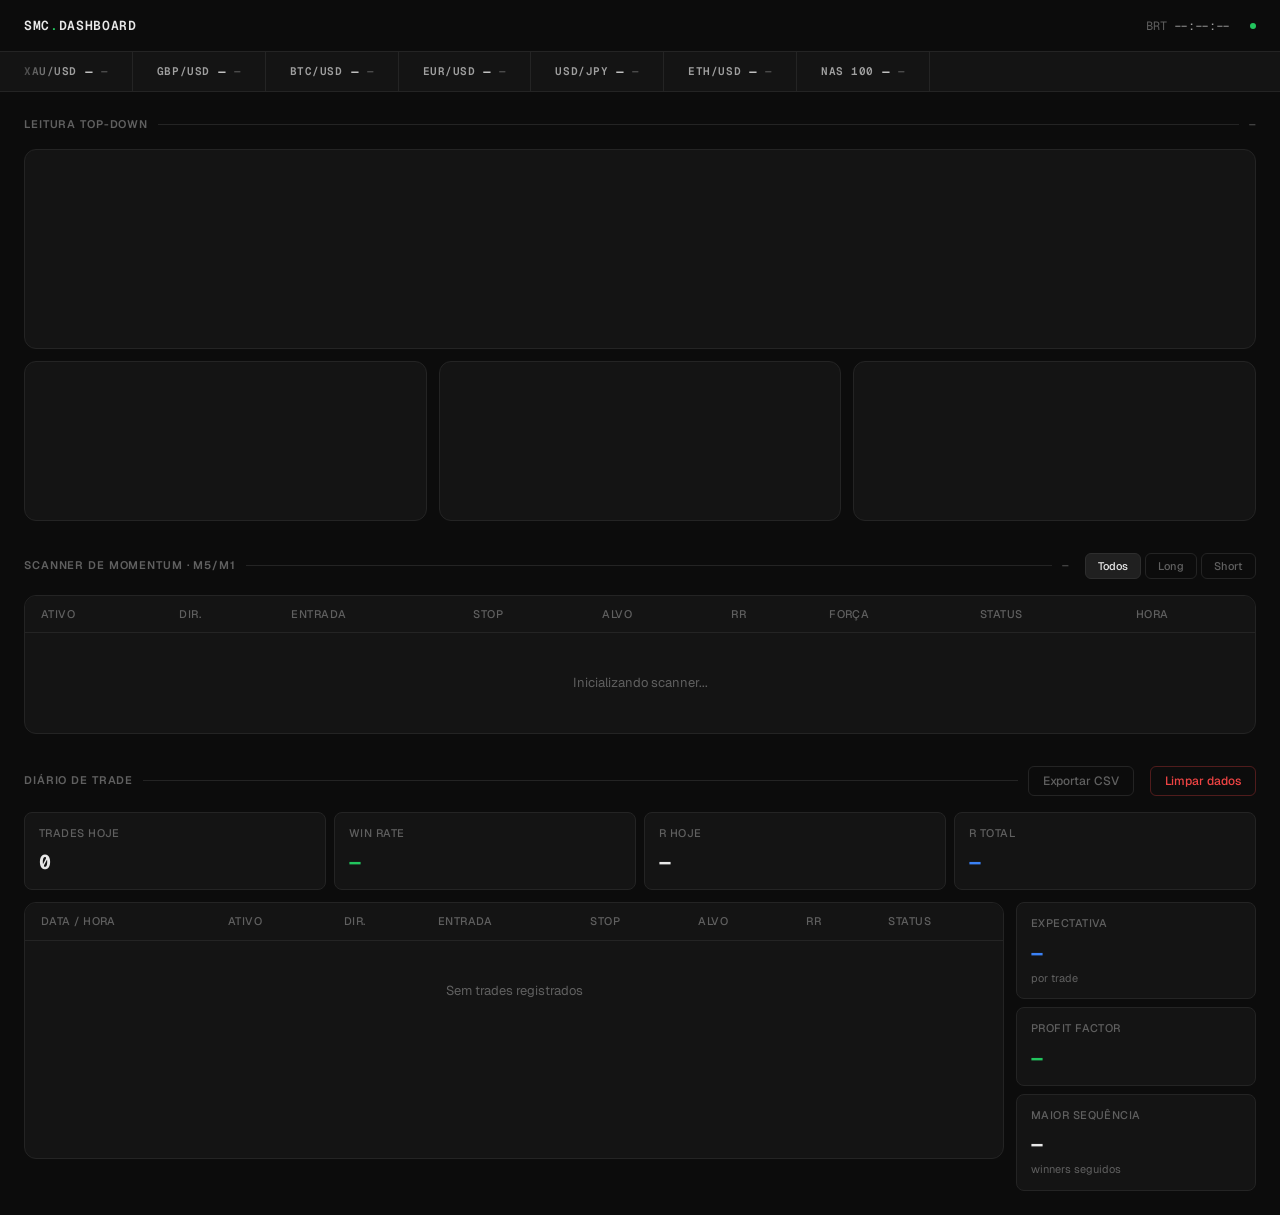
<file: index (1).html>
<!DOCTYPE html>
<html lang="pt-BR">
<head>
<meta charset="UTF-8">
<meta name="viewport" content="width=device-width, initial-scale=1.0">
<title>SMC Dashboard</title>
<link href="https://fonts.googleapis.com/css2?family=Geist+Mono:wght@300;400;500;600&family=Geist:wght@300;400;500;600;700&display=swap" rel="stylesheet">
<style>
*, *::before, *::after { box-sizing: border-box; margin: 0; padding: 0; }

:root {
  --bg:        #0c0c0c;
  --surface:   #141414;
  --surface2:  #1a1a1a;
  --surface3:  #202020;
  --border:    #242424;
  --border2:   #2e2e2e;
  --text:      #e8e8e8;
  --text2:     #a0a0a0;
  --text3:     #606060;
  --green:     #22c55e;
  --green-dim: rgba(34,197,94,0.12);
  --red:       #ef4444;
  --red-dim:   rgba(239,68,68,0.12);
  --amber:     #f59e0b;
  --blue:      #3b82f6;
  --radius:    8px;
  --radius-lg: 12px;
}

body {
  font-family: 'Geist', -apple-system, sans-serif;
  background: var(--bg);
  color: var(--text);
  min-height: 100vh;
  font-size: 14px;
  line-height: 1.5;
  -webkit-font-smoothing: antialiased;
}

/* ── HEADER ── */
.header {
  height: 52px;
  display: flex;
  align-items: center;
  justify-content: space-between;
  padding: 0 24px;
  border-bottom: 1px solid var(--border);
  background: var(--bg);
  position: sticky;
  top: 0;
  z-index: 50;
}
.header-logo {
  font-family: 'Geist Mono', monospace;
  font-size: 13px;
  font-weight: 600;
  color: var(--text);
  letter-spacing: 0.05em;
}
.header-logo em { color: var(--green); font-style: normal; }
.header-right { display: flex; align-items: center; gap: 20px; }
.header-time {
  font-family: 'Geist Mono', monospace;
  font-size: 12px;
  color: var(--text3);
}
.header-time span { color: var(--text2); }
.live-dot {
  width: 6px; height: 6px;
  border-radius: 50%;
  background: var(--green);
  animation: livepulse 2s ease infinite;
}
@keyframes livepulse {
  0%,100% { opacity: 1; }
  50% { opacity: 0.3; }
}

/* ── TICKER ── */
.ticker {
  border-bottom: 1px solid var(--border);
  background: var(--surface);
  overflow: hidden;
  position: relative;
  height: 40px;
}
.ticker::before, .ticker::after {
  content: '';
  position: absolute;
  top: 0; bottom: 0;
  width: 64px;
  z-index: 2;
  pointer-events: none;
}
.ticker::before { left: 0; background: linear-gradient(to right, var(--surface), transparent); }
.ticker::after  { right: 0; background: linear-gradient(to left, var(--surface), transparent); }
.ticker-inner {
  display: flex;
  align-items: center;
  height: 100%;
  width: max-content;
  animation: ticker-scroll 35s linear infinite;
}
.ticker-inner:hover { animation-play-state: paused; }
@keyframes ticker-scroll {
  0%   { transform: translateX(0); }
  100% { transform: translateX(-50%); }
}
.tick {
  display: flex;
  align-items: center;
  gap: 8px;
  padding: 0 24px;
  height: 100%;
  border-right: 1px solid var(--border);
  cursor: default;
  white-space: nowrap;
  transition: background 0.15s;
}
.tick:hover { background: var(--surface2); }
.tick-sym {
  font-family: 'Geist Mono', monospace;
  font-size: 11px;
  font-weight: 600;
  color: var(--text2);
  letter-spacing: 0.05em;
}
.tick-price {
  font-family: 'Geist Mono', monospace;
  font-size: 13px;
  font-weight: 500;
  color: var(--text);
  transition: color 0.3s;
}
.tick-chg {
  font-family: 'Geist Mono', monospace;
  font-size: 11px;
  font-weight: 500;
}
.up   { color: var(--green); }
.down { color: var(--red);   }
.flat { color: var(--text3); }
.flash-up { animation: fup 0.5s ease; }
.flash-dn { animation: fdn 0.5s ease; }
@keyframes fup { 0% { color: var(--green); } 100% { color: var(--text); } }
@keyframes fdn { 0% { color: var(--red);   } 100% { color: var(--text); } }

/* ── LAYOUT ── */
.page { max-width: 1400px; margin: 0 auto; padding: 24px; }

/* ── SECTION LABEL ── */
.section-label {
  display: flex;
  align-items: center;
  gap: 10px;
  margin-bottom: 16px;
}
.section-label-text {
  font-size: 11px;
  font-weight: 600;
  letter-spacing: 0.08em;
  text-transform: uppercase;
  color: var(--text3);
}
.section-label-line {
  flex: 1;
  height: 1px;
  background: var(--border);
}
.section-label-meta {
  font-size: 11px;
  color: var(--text3);
  font-family: 'Geist Mono', monospace;
}

/* ── CARDS ── */
.card {
  background: var(--surface);
  border: 1px solid var(--border);
  border-radius: var(--radius-lg);
  padding: 16px;
}
.card:hover { border-color: var(--border2); }

/* ── TOP-DOWN GRID ── */
.td-grid { margin-bottom: 32px; }

/* XAU card — destaque */
.td-xau {
  background: var(--surface);
  border: 1px solid var(--border);
  border-radius: var(--radius-lg);
  padding: 20px;
  margin-bottom: 12px;
  transition: border-color 0.15s;
  cursor: default;
}
.td-xau:hover { border-color: rgba(34,197,94,0.5); box-shadow: 0 0 0 1px rgba(34,197,94,0.15); }
/* XAU inner layout: top-down left, zones right */
.td-xau .td-top { margin-bottom: 14px; }
.td-xau .td-pair { font-size: 18px; }

/* Score circle */
.score-wrap {
  display: flex;
  align-items: center;
  gap: 14px;
  margin-top: 14px;
  padding-top: 14px;
  border-top: 1px solid var(--border);
}
.score-circle {
  position: relative;
  width: 56px;
  height: 56px;
  flex-shrink: 0;
}
.score-circle svg {
  transform: rotate(-90deg);
}
.score-circle-bg {
  fill: none;
  stroke: var(--surface3);
  stroke-width: 4;
}
.score-circle-fill {
  fill: none;
  stroke: var(--green);
  stroke-width: 4;
  stroke-linecap: round;
  transition: stroke-dashoffset 1s ease;
}
.score-circle-text {
  position: absolute;
  inset: 0;
  display: flex;
  align-items: center;
  justify-content: center;
  font-family: 'Geist Mono', monospace;
  font-size: 13px;
  font-weight: 700;
  color: var(--green);
}
.score-info { flex: 1; }
.score-label {
  font-size: 10px;
  font-weight: 600;
  text-transform: uppercase;
  letter-spacing: 0.06em;
  color: var(--text3);
  margin-bottom: 4px;
}
.score-desc { font-size: 11px; color: var(--text3); line-height: 1.5; }

/* Sub grids */
.td-subgrid {
  display: grid;
  grid-template-columns: repeat(3, 1fr);
  gap: 12px;
  margin-bottom: 12px;
}
.td-sublabel {
  font-size: 10px;
  font-weight: 600;
  letter-spacing: 0.08em;
  text-transform: uppercase;
  color: var(--text3);
  margin-bottom: 8px;
}
.td-card {
  background: var(--surface);
  border: 1px solid var(--border);
  border-radius: var(--radius-lg);
  padding: 14px;
  transition: border-color 0.15s;
  cursor: default;
}
.td-card:hover { border-color: rgba(34,197,94,0.5); box-shadow: 0 0 0 1px rgba(34,197,94,0.15); }

.td-top {
  display: flex;
  justify-content: space-between;
  align-items: flex-start;
  margin-bottom: 14px;
}
.td-pair {
  font-size: 15px;
  font-weight: 700;
  color: var(--text);
  letter-spacing: -0.02em;
}
.td-price {
  font-family: 'Geist Mono', monospace;
  font-size: 12px;
  color: var(--text3);
  margin-top: 2px;
}
.bias-pill {
  font-size: 10px;
  font-weight: 600;
  letter-spacing: 0.06em;
  text-transform: uppercase;
  padding: 3px 8px;
  border-radius: 4px;
}
.bias-bull { background: var(--green-dim); color: var(--green); }
.bias-bear { background: var(--red-dim);   color: var(--red);   }
.bias-neut { background: rgba(96,96,96,0.15); color: var(--text3); }

.tf-rows { display: flex; flex-direction: column; gap: 1px; margin-bottom: 14px; }
.tf-row {
  display: flex;
  align-items: center;
  gap: 10px;
  padding: 6px 0;
  border-bottom: 1px solid var(--border);
}
.tf-row:last-child { border-bottom: none; }
.tf-label {
  font-family: 'Geist Mono', monospace;
  font-size: 11px;
  color: var(--text3);
  width: 28px;
}
.tf-track {
  flex: 1;
  height: 2px;
  background: var(--border);
  border-radius: 1px;
  overflow: hidden;
}
.tf-fill {
  height: 100%;
  border-radius: 1px;
  transition: width 0.6s ease;
}
.fill-bull { background: var(--green); }
.fill-bear { background: var(--red); }
.fill-neut { background: var(--border2); }
.tf-val {
  font-family: 'Geist Mono', monospace;
  font-size: 11px;
  width: 62px;
  text-align: right;
}
.val-bull { color: var(--green); }
.val-bear { color: var(--red); }
.val-neut { color: var(--text3); }

.zones {
  display: grid;
  grid-template-columns: 1fr auto 1fr;
  gap: 6px;
  margin-bottom: 12px;
}
.zone {
  padding: 6px 8px;
  border-radius: 6px;
  font-size: 10px;
  text-align: center;
}
.zone-lbl {
  font-weight: 600;
  letter-spacing: 0.05em;
  text-transform: uppercase;
  margin-bottom: 2px;
  opacity: 0.6;
}
.zone-val {
  font-family: 'Geist Mono', monospace;
  font-weight: 600;
  font-size: 11px;
}
.zone-res { background: var(--red-dim);   color: var(--red);   }
.zone-now { background: var(--surface2);  color: var(--text2); }
.zone-sup { background: var(--green-dim); color: var(--green); }

.td-narr {
  font-size: 12px;
  color: var(--text3);
  line-height: 1.6;
  border-left: 2px solid var(--border2);
  padding-left: 10px;
}

/* ── SCANNER ── */
.scanner-header {
  display: flex;
  justify-content: space-between;
  align-items: center;
  margin-bottom: 16px;
}
.scanner-filters {
  display: flex;
  gap: 4px;
}
.filter-btn {
  font-size: 11px;
  font-weight: 500;
  padding: 5px 12px;
  border-radius: 6px;
  border: 1px solid var(--border);
  background: transparent;
  color: var(--text3);
  cursor: pointer;
  transition: all 0.15s;
  font-family: 'Geist', sans-serif;
}
.filter-btn:hover { border-color: var(--border2); color: var(--text2); }
.filter-btn.active {
  background: var(--surface3);
  border-color: var(--border2);
  color: var(--text);
}

.scanner-wrap {
  background: var(--surface);
  border: 1px solid var(--border);
  border-radius: var(--radius-lg);
  overflow: hidden;
  margin-bottom: 32px;
  transition: border-color 0.2s, box-shadow 0.2s;
}
.scanner-wrap:hover { border-color: rgba(34,197,94,0.3); box-shadow: 0 0 0 1px rgba(34,197,94,0.08); }
.scanner-table {
  width: 100%;
  border-collapse: collapse;
}
.scanner-table th {
  font-size: 11px;
  font-weight: 500;
  color: var(--text3);
  text-align: left;
  padding: 10px 16px;
  border-bottom: 1px solid var(--border);
  letter-spacing: 0.04em;
  text-transform: uppercase;
  background: var(--surface);
}
.scanner-table td {
  padding: 12px 16px;
  border-bottom: 1px solid var(--border);
  vertical-align: middle;
}
.scanner-table tr:last-child td { border-bottom: none; }
.scanner-table tr:hover td { background: rgba(34,197,94,0.04); }
.scanner-table tbody tr:hover { outline: 1px solid rgba(34,197,94,0.15); }
.sig-new td { animation: rowflash 1.5s ease-out; }
@keyframes rowflash {
  0%   { background: rgba(34,197,94,0.07); }
  100% { background: transparent; }
}

.sym { font-weight: 600; font-size: 13px; color: var(--text); }
.side-badge {
  display: inline-flex;
  align-items: center;
  gap: 4px;
  font-size: 11px;
  font-weight: 600;
  padding: 2px 8px;
  border-radius: 4px;
  font-family: 'Geist Mono', monospace;
}
.long-badge  { background: var(--green-dim); color: var(--green); }
.short-badge { background: var(--red-dim);   color: var(--red);   }
.mono { font-family: 'Geist Mono', monospace; font-size: 12px; }
.col-sl   { color: var(--red); }
.col-tp   { color: var(--green); }
.col-rr   { color: var(--text2); font-weight: 600; }
.col-time { color: var(--text3); font-size: 11px; }
.result-open   { color: var(--amber); font-size: 11px; font-weight: 500; }
.result-tp     { color: var(--green); font-size: 11px; font-weight: 600; }
.result-sl     { color: var(--red);   font-size: 11px; font-weight: 600; }
.result-cancel { color: var(--text3); font-size: 11px; }
.str-bars { display: flex; gap: 2px; align-items: flex-end; }
.str-bar {
  width: 3px;
  border-radius: 1px;
  background: var(--border2);
  transition: background 0.2s;
}
.str-bar.on { background: var(--green); }
.empty-row td {
  text-align: center;
  padding: 40px;
  color: var(--text3);
  font-size: 13px;
}

/* ── DIARY ── */
.diary-layout {
  display: grid;
  grid-template-columns: 1fr 240px;
  gap: 12px;
}
.stats-row {
  display: grid;
  grid-template-columns: repeat(4, 1fr);
  gap: 8px;
  margin-bottom: 12px;
}
.stat {
  background: var(--surface);
  border: 1px solid var(--border);
  border-radius: var(--radius);
  padding: 12px 14px;
  transition: border-color 0.2s, box-shadow 0.2s;
}
.stat:hover { border-color: rgba(34,197,94,0.5); box-shadow: 0 0 0 1px rgba(34,197,94,0.12); }
.stat-label {
  font-size: 11px;
  color: var(--text3);
  font-weight: 500;
  margin-bottom: 6px;
  text-transform: uppercase;
  letter-spacing: 0.04em;
}
.stat-value {
  font-size: 20px;
  font-weight: 700;
  color: var(--text);
  font-family: 'Geist Mono', monospace;
  letter-spacing: -0.02em;
}
.stat-sub {
  font-size: 11px;
  color: var(--text3);
  margin-top: 2px;
}
.val-green { color: var(--green); }
.val-red   { color: var(--red);   }
.val-blue  { color: var(--blue);  }

.export-btn {
  font-size: 12px;
  font-weight: 500;
  padding: 6px 14px;
  border-radius: 6px;
  border: 1px solid var(--border);
  background: transparent;
  color: var(--text3);
  cursor: pointer;
  transition: all 0.15s;
  font-family: 'Geist', sans-serif;
}
.export-btn:hover {
  border-color: var(--border2);
  color: var(--text);
}
.sidebar-stats {
  display: flex;
  flex-direction: column;
  gap: 8px;
}

@media (max-width: 1024px) {
  .td-grid { grid-template-columns: 1fr; }
  .diary-layout { grid-template-columns: 1fr; }
  .stats-row { grid-template-columns: repeat(2, 1fr); }
}

/* ── INTEL ── */
.intel-grid {
  display: grid;
  grid-template-columns: 1fr 1fr;
  gap: 12px;
  margin-bottom: 32px;
}
.intel-card {
  background: var(--surface);
  border: 1px solid var(--border);
  border-radius: var(--radius-lg);
  padding: 20px;
  transition: border-color 0.2s, box-shadow 0.2s;
}
.intel-card:hover { border-color: rgba(34,197,94,0.5); box-shadow: 0 0 0 1px rgba(34,197,94,0.15); }
.intel-card-title {
  font-size: 11px;
  font-weight: 600;
  letter-spacing: 0.06em;
  text-transform: uppercase;
  color: var(--text3);
  margin-bottom: 14px;
  display: flex;
  align-items: center;
  justify-content: space-between;
}
.intel-card-title span { color: var(--text3); font-weight: 400; font-size: 10px; letter-spacing: 0; text-transform: none; }
.intel-macro {
  font-size: 13px;
  color: var(--text2);
  line-height: 1.7;
}
.intel-macro b { color: var(--text); font-weight: 600; }
.intel-asset {
  padding: 10px 12px;
  border-radius: var(--radius);
  border: 1px solid var(--border);
  margin-bottom: 8px;
  transition: border-color 0.2s, box-shadow 0.2s;
}
.intel-asset:last-child { margin-bottom: 0; }
.intel-asset:hover { border-color: rgba(34,197,94,0.5); box-shadow: 0 0 0 1px rgba(34,197,94,0.12); }
.intel-asset-header {
  display: flex;
  align-items: center;
  justify-content: space-between;
  margin-bottom: 4px;
}
.intel-asset-pair { font-size: 13px; font-weight: 600; color: var(--text); }
.intel-asset-tfs { display: flex; gap: 4px; }
.intel-tf-tag {
  font-family: 'Geist Mono', monospace;
  font-size: 10px;
  font-weight: 500;
  padding: 1px 6px;
  border-radius: 3px;
  background: var(--surface2);
}
.intel-tf-bull { color: var(--green); }
.intel-tf-bear { color: var(--red); }
.intel-tf-neut { color: var(--text3); }
.intel-asset-text { font-size: 12px; color: var(--text3); line-height: 1.6; }
.intel-xau-section { margin-bottom: 12px; }
.intel-xau-label {
  font-size: 10px;
  font-weight: 600;
  letter-spacing: 0.06em;
  text-transform: uppercase;
  color: var(--text3);
  margin-bottom: 5px;
}
.intel-xau-text {
  font-size: 12px;
  color: var(--text2);
  line-height: 1.7;
}
.intel-xau-text .lvl { color: var(--green); font-weight: 600; font-family: 'Geist Mono', monospace; }
.intel-xau-text .slvl { color: var(--red); font-weight: 600; font-family: 'Geist Mono', monospace; }
.intel-xau-text .zone { color: var(--amber); font-family: 'Geist Mono', monospace; }
.intel-scenarios { list-style: none; counter-reset: sc; }
.intel-scenarios li {
  counter-increment: sc;
  display: flex;
  gap: 10px;
  padding: 5px 0;
  font-size: 12px;
  color: var(--text2);
  border-bottom: 1px solid var(--border);
}
.intel-scenarios li:last-child { border-bottom: none; }
.intel-scenarios li::before {
  content: counter(sc);
  min-width: 18px; height: 18px;
  background: var(--surface3);
  border-radius: 50%;
  font-size: 10px;
  display: flex;
  align-items: center;
  justify-content: center;
  color: var(--text3);
  flex-shrink: 0;
  margin-top: 1px;
}
.intel-events { display: flex; flex-direction: column; gap: 1px; margin-top: 12px; }
.intel-event {
  display: flex;
  gap: 12px;
  align-items: baseline;
  padding: 7px 0;
  border-bottom: 1px solid var(--border);
  font-size: 12px;
}
.intel-event:last-child { border-bottom: none; }
.intel-event-time {
  font-family: 'Geist Mono', monospace;
  font-weight: 600;
  color: var(--amber);
  min-width: 48px;
  font-size: 11px;
}
.intel-event-text { color: var(--text2); line-height: 1.5; }
.intel-footer {
  display: flex;
  align-items: center;
  justify-content: space-between;
  margin-top: 14px;
  padding-top: 12px;
  border-top: 1px solid var(--border);
  font-size: 11px;
}
.intel-score { color: var(--text3); }
.intel-score strong { color: var(--green); font-size: 13px; }
.intel-empty {
  display: flex;
  flex-direction: column;
  align-items: center;
  justify-content: center;
  padding: 48px;
  color: var(--text3);
  font-size: 13px;
  gap: 8px;
  grid-column: 1 / -1;
}
.intel-empty-icon { font-size: 24px; opacity: 0.3; }
</style>
</head>
<body>

<!-- HEADER -->
<header class="header">
  <div class="header-logo">SMC<em>.</em>DASHBOARD</div>
  <div class="header-right">
    <div class="header-time">BRT <span id="clock">--:--:--</span></div>
    <div class="live-dot" title="Live"></div>
  </div>
</header>

<!-- TICKER -->
<div class="ticker">
  <div class="ticker-inner" id="ticker-inner">
    <div class="tick" data-pair="XAUUSD"><span class="tick-sym">XAU/USD</span><span class="tick-price">—</span><span class="tick-chg flat">—</span></div>
    <div class="tick" data-pair="GBPUSD"><span class="tick-sym">GBP/USD</span><span class="tick-price">—</span><span class="tick-chg flat">—</span></div>
    <div class="tick" data-pair="BTCUSD"><span class="tick-sym">BTC/USD</span><span class="tick-price">—</span><span class="tick-chg flat">—</span></div>
    <div class="tick" data-pair="EURUSD"><span class="tick-sym">EUR/USD</span><span class="tick-price">—</span><span class="tick-chg flat">—</span></div>
    <div class="tick" data-pair="USDJPY"><span class="tick-sym">USD/JPY</span><span class="tick-price">—</span><span class="tick-chg flat">—</span></div>
    <div class="tick" data-pair="ETHUSD"><span class="tick-sym">ETH/USD</span><span class="tick-price">—</span><span class="tick-chg flat">—</span></div>
    <div class="tick" data-pair="NAS100"><span class="tick-sym">NAS 100</span><span class="tick-price">—</span><span class="tick-chg flat">—</span></div>
  </div>
</div>

<!-- PAGE -->
<div class="page">

  <!-- TOP-DOWN -->
  <div class="section-label">
    <span class="section-label-text">Leitura Top-Down</span>
    <div class="section-label-line"></div>
    <span class="section-label-meta" id="td-time">—</span>
  </div>
  <div class="td-grid" id="td-grid">
    <div style="height:200px;background:var(--surface);border:1px solid var(--border);border-radius:var(--radius-lg);margin-bottom:12px"></div>
    <div class="td-subgrid" style="margin-bottom:12px">
      <div style="height:160px;background:var(--surface);border:1px solid var(--border);border-radius:var(--radius-lg)"></div>
      <div style="height:160px;background:var(--surface);border:1px solid var(--border);border-radius:var(--radius-lg)"></div>
      <div style="height:160px;background:var(--surface);border:1px solid var(--border);border-radius:var(--radius-lg)"></div>
    </div>
  </div>

  <!-- SCANNER -->
  <div class="scanner-header">
    <div class="section-label" style="margin-bottom:0;flex:1">
      <span class="section-label-text">Scanner de Momentum · M5/M1</span>
      <div class="section-label-line"></div>
      <span class="section-label-meta" id="scan-time">—</span>
    </div>
    <div class="scanner-filters" style="margin-left:16px">
      <button class="filter-btn active" onclick="setFilter('all',this)">Todos</button>
      <button class="filter-btn" onclick="setFilter('LONG',this)">Long</button>
      <button class="filter-btn" onclick="setFilter('SHORT',this)">Short</button>
    </div>
  </div>
  <div class="scanner-wrap">
    <table class="scanner-table">
      <thead>
        <tr>
          <th>Ativo</th><th>Dir.</th><th>Entrada</th>
          <th>Stop</th><th>Alvo</th><th>RR</th>
          <th>Força</th><th>Status</th><th>Hora</th>
        </tr>
      </thead>
      <tbody id="scan-body">
        <tr class="empty-row"><td colspan="9">Inicializando scanner...</td></tr>
      </tbody>
    </table>
  </div>

  <!-- DIARY -->
  <div class="section-label">
    <span class="section-label-text">Diário de Trade</span>
    <div class="section-label-line"></div>
    <button class="export-btn" onclick="exportCSV()">Exportar CSV</button>
  <button class="export-btn" onclick="if(confirm('Limpar todos os trades?')){localStorage.removeItem('smc_d');diary=[];scanSignals=[];renderDiary();renderScan();}" style="margin-left:6px;color:var(--red);border-color:rgba(239,68,68,0.3)">Limpar dados</button>
  </div>
  <div class="stats-row">
    <div class="stat">
      <div class="stat-label">Trades hoje</div>
      <div class="stat-value" id="st-today">0</div>
    </div>
    <div class="stat">
      <div class="stat-label">Win rate</div>
      <div class="stat-value val-green" id="st-wr">—</div>
    </div>
    <div class="stat">
      <div class="stat-label">R hoje</div>
      <div class="stat-value" id="st-r-today">—</div>
    </div>
    <div class="stat">
      <div class="stat-label">R total</div>
      <div class="stat-value val-blue" id="st-r-total">—</div>
    </div>
  </div>
  <div class="diary-layout">
    <div class="scanner-wrap">
      <table class="scanner-table">
        <thead>
          <tr>
            <th>Data / Hora</th><th>Ativo</th><th>Dir.</th>
            <th>Entrada</th><th>Stop</th><th>Alvo</th>
            <th>RR</th><th>Status</th>
          </tr>
        </thead>
        <tbody id="diary-body">
          <tr class="empty-row"><td colspan="8">Sem trades registrados</td></tr>
        </tbody>
      </table>
    </div>
    <div class="sidebar-stats">
      <div class="stat">
        <div class="stat-label">Expectativa</div>
        <div class="stat-value val-blue" id="st-exp">—</div>
        <div class="stat-sub">por trade</div>
      </div>
      <div class="stat">
        <div class="stat-label">Profit Factor</div>
        <div class="stat-value val-green" id="st-pf">—</div>
      </div>
      <div class="stat">
        <div class="stat-label">Maior sequência</div>
        <div class="stat-value" id="st-streak">—</div>
        <div class="stat-sub">winners seguidos</div>
      </div>
    </div>
  </div>

</div>

<script>
const TD_KEY = '24c5b78629d44d43bc6cc5cea483a564';

const ATIVOS_TD = [
  { pair:'XAUUSD', sym:'XAU/USD', dec:2 },
  { pair:'GBPUSD', sym:'GBP/USD', dec:5 },
  { pair:'EURUSD', sym:'EUR/USD', dec:5 },
  { pair:'USDJPY', sym:'USD/JPY', dec:3 },
  { pair:'BTCUSD', sym:'BTC/USD', dec:2 },
  { pair:'ETHUSD', sym:'ETH/USD', dec:2 },
  { pair:'NAS100', sym:'QQQ',     dec:2 },
];
const ATIVOS_SCAN = [
  { pair:'XAUUSD', sym:'XAU/USD', dec:2, spread:0.17   },
  { pair:'GBPUSD', sym:'GBP/USD', dec:5, spread:0.0002 },
  { pair:'BTCUSD', sym:'BTC/USD', dec:2, spread:5.0    },
  { pair:'EURUSD', sym:'EUR/USD', dec:5, spread:0.0001 },
  { pair:'USDJPY', sym:'USD/JPY', dec:3, spread:0.02   },
  { pair:'ETHUSD', sym:'ETH/USD', dec:2, spread:2.0    },
  { pair:'NAS100', sym:'QQQ',     dec:2, spread:0.5    },
];

let scanSignals = [];
let diary = [];
let prevPrices = {};
let activeFilter = 'all';

// ── PERSIST ──
function loadDiary(){ try{ diary=JSON.parse(localStorage.getItem('smc_d')||'[]'); }catch{ diary=[]; } }
function saveDiary(){ localStorage.setItem('smc_d', JSON.stringify(diary)); }

// ── CLOCK ──
setInterval(()=>{
  const b = new Date(Date.now()-3*3600000);
  document.getElementById('clock').textContent = b.toISOString().slice(11,19);
},1000);

// ── TICKER INIT ──
function initTicker(){
  // CSS animation handles the scroll — just clone items for seamless loop
  const inner = document.getElementById('ticker-inner');
  const items = [...inner.children];
  items.forEach(el => inner.appendChild(el.cloneNode(true)));
}

function animatePrice(el, from, to, dec){
  if(!from || from === to){ el.textContent = to.toFixed(dec); return; }
  const dur = 600;
  const start = performance.now();
  function step(now){
    const t = Math.min((now-start)/dur, 1);
    const ease = t<0.5 ? 2*t*t : -1+(4-2*t)*t;
    el.textContent = (from + (to-from)*ease).toFixed(dec);
    if(t<1) requestAnimationFrame(step);
  }
  requestAnimationFrame(step);
}

function updateTickerItem(pair, price, chg){
  const dec = ATIVOS_SCAN.find(a=>a.pair===pair)?.dec||2;
  const prev = prevPrices[pair];
  const items = document.querySelectorAll(`[data-pair="${pair}"]`);
  items.forEach(item => {
    const pp = item.querySelector('.tick-price');
    const pc = item.querySelector('.tick-chg');
    if(!pp||!pc) return;
    // Smooth counter animation
    animatePrice(pp, prev||price, price, dec);
    // Color based on direction
    if(prev && price !== prev){
      pp.style.color = price > prev ? 'var(--green)' : 'var(--red)';
      setTimeout(()=>pp.style.color='', 800);
    }
    const chgStr = chg ? `${chg>0?'+':''}${chg.toFixed(2)}%` : '—';
    pc.textContent = chgStr;
    pc.className = `tick-chg ${chg>0.01?'up':chg<-0.01?'down':'flat'}`;
    // Pair color
    item.querySelector('.tick-sym').style.color = chg>0.01?'var(--green)':chg<-0.01?'var(--red)':'';
  });
  prevPrices[pair] = price;
}

// ── API ──
async function api(sym, interval, size=60){
  const url = `https://api.twelvedata.com/time_series?symbol=${encodeURIComponent(sym)}&interval=${interval}&outputsize=${size}&apikey=${TD_KEY}&format=JSON&order=ASC`;
  try{
    const r = await fetch(url); const d = await r.json();
    if(!d.values) return [];
    return d.values.map(v=>({ dt:v.datetime, o:+v.open, h:+v.high, l:+v.low, c:+v.close }));
  }catch{ return []; }
}
async function apiPrice(sym){
  try{
    const r = await fetch(`https://api.twelvedata.com/price?symbol=${encodeURIComponent(sym)}&apikey=${TD_KEY}`);
    const d = await r.json(); return d.price ? +d.price : null;
  }catch{ return null; }
}

// ── INDICATORS ──
function trend(c, n=21){
  if(c.length<n+5) return 'neut';
  const cl = c.map(x=>x.c);
  const e8=cl.slice(-8).reduce((a,b)=>a+b,0)/8;
  const e21=cl.slice(-n).reduce((a,b)=>a+b,0)/n;
  const sl=cl.length>=10?(cl.at(-1)-cl.at(-10))/cl.at(-10)*100:0;
  if(e8>e21&&sl>0.05) return 'bull';
  if(e8<e21&&sl<-0.05) return 'bear';
  return 'neut';
}

function detectZones(c, p){
  const atr=c.slice(-14).reduce((a,x)=>a+(x.h-x.l),0)/14;
  const mg=atr*1.5;
  const highs=c.slice(3,-3).filter((_,i,a)=>a[i].h===Math.max(...a.slice(Math.max(0,i-3),i+4).map(x=>x.h))).map(x=>x.h);
  const lows =c.slice(3,-3).filter((_,i,a)=>a[i].l===Math.min(...a.slice(Math.max(0,i-3),i+4).map(x=>x.l))).map(x=>x.l);
  const res=Math.min(...highs.filter(h=>h>p+mg));
  const sup=Math.max(...lows.filter(l=>l<p-mg));
  return { res:isFinite(res)?res:null, sup:isFinite(sup)?sup:null };
}





// ── NARRATIVE ──
const NARR = {
  'bull-bull': 'Alta alinhada D1+H4. Tendência forte, compradores no controle.',
  'bull-bear': 'D1 em alta, H4 em correção. Pullback saudável dentro da tendência.',
  'bull-neut': 'D1 em alta, H4 em pausa. Aguardar retomada do movimento.',
  'bear-bear': 'Queda alinhada D1+H4. Vendedores dominando.',
  'bear-bull': 'D1 em queda, H4 recuperando. Provável pullback dentro da baixa.',
  'bear-neut': 'D1 em queda, H4 em pausa. Momento de cautela.',
  'neut-bull': 'D1 lateral, H4 tentando subir. Sem confirmação do diário.',
  'neut-bear': 'D1 lateral, H4 caindo. Consolidação sem definição clara.',
  'neut-neut': 'Mercado sem direção — melhor aguardar definição estrutural.',
};

function tfLabel(t){ return t==='bull'?'Alta':t==='bear'?'Baixa':'Lateral'; }
function tfFill(t){ return `fill-${t==='bull'?'bull':t==='bear'?'bear':'neut'}`; }
function tfVal(t){ return `val-${t==='bull'?'bull':t==='bear'?'bear':'neut'}`; }
function brtNow(){ return new Date(Date.now()-3*3600000).toISOString().slice(11,16); }
function todayStr(){ return new Date(Date.now()-3*3600000).toISOString().slice(0,10); }
const fmt=(v,d)=>v.toFixed(d);

// ── RENDER TOP-DOWN ──
function cardHTML(d, intel){
  const bias = d.d1==='bull'?'bull':d.d1==='bear'?'bear':'neut';
  const biasLabel = d.d1==='bull'?'Comprador':d.d1==='bear'?'Vendedor':'Neutro';
  const narr = NARR[`${d.d1}-${d.h4}`] || 'Estrutura em definição.';

  // Intel extras — só para XAUUSD
  let intelSection = '';
  if(intel && d.pair==='XAUUSD'){
    const xau = intel.xau||{};
    intelSection = `
    <div style="margin-top:14px;padding-top:14px;border-top:1px solid var(--border)">
      ${xau.session?`<div style="font-size:11px;color:var(--text3);margin-bottom:8px">${xau.session}</div>`:''}
      ${xau.waiting?`<div style="font-size:12px;color:var(--text2);line-height:1.65;border-left:2px solid var(--border2);padding-left:10px;margin-bottom:10px">${xau.waiting}</div>`:''}
      ${xau.scenarios?.length?`<div style="display:flex;flex-direction:column;gap:4px">
        ${xau.scenarios.map((s,i)=>`<div style="display:flex;gap:8px;font-size:11px;color:var(--text3)">
          <span style="min-width:16px;height:16px;background:var(--surface3);border-radius:50%;font-size:9px;display:flex;align-items:center;justify-content:center;flex-shrink:0;margin-top:1px">${i+1}</span>
          <span>${s}</span>
        </div>`).join('')}
      </div>`:''}
    </div>`;
  }

  // Intel extras — para outros ativos
  if(intel && d.pair!=='XAUUSD'){
    const asset = intel.assets?.find(a=>a.pair===d.pair);
    if(asset?.text){
      intelSection = `<div style="margin-top:10px;padding-top:10px;border-top:1px solid var(--border);font-size:11px;color:var(--text3);line-height:1.6">${asset.text}</div>`;
    }
  }

  return `
    <div class="td-top">
      <div>
        <div class="td-pair">${d.pair}</div>
        <div class="td-price">${fmt(d.price,d.dec)}</div>
      </div>
      <div class="bias-pill bias-${bias}">${biasLabel}</div>
    </div>
    <div class="tf-rows">
      ${['d1','h4','m15'].map(tf=>`
      <div class="tf-row">
        <span class="tf-label">${tf.toUpperCase()}</span>
        <div class="tf-track"><div class="tf-fill ${tfFill(d[tf])}" style="width:${d[tf]==='neut'?35:82}%"></div></div>
        <span class="tf-val ${tfVal(d[tf])}">${tfLabel(d[tf])}</span>
      </div>`).join('')}
    </div>
    <div class="zones">
      <div class="zone zone-res"><div class="zone-lbl">Resist.</div><div class="zone-val">${d.res?fmt(d.res,d.dec):'—'}</div></div>
      <div class="zone zone-now"><div class="zone-lbl">Preço</div><div class="zone-val">${fmt(d.price,d.dec)}</div></div>
      <div class="zone zone-sup"><div class="zone-lbl">Suporte</div><div class="zone-val">${d.sup?fmt(d.sup,d.dec):'—'}</div></div>
    </div>
    <div class="td-narr">${narr}</div>
    ${intelSection}`;
}

function renderTD(data){
  document.getElementById('td-time').textContent = `atualizado ${brtNow()}`;

  const intel  = loadIntel();
  const xau    = data.find(d=>d.pair==='XAUUSD');
  const forex  = data.filter(d=>['GBPUSD','EURUSD','USDJPY'].includes(d.pair));
  const other  = data.filter(d=>['BTCUSD','ETHUSD','NAS100'].includes(d.pair));
  const scoreRaw = intel?.score ? parseInt(intel.score) : 0;

  const xauHTML = xau ? `
  <div class="td-xau">
    ${cardHTML(xau, intel)}
    <div class="score-wrap">
      <div class="score-circle">
        <svg viewBox="0 0 56 56" width="56" height="56">
          <circle class="score-circle-bg" cx="28" cy="28" r="22"/>
          <circle class="score-circle-fill" cx="28" cy="28" r="22"
            stroke-dasharray="${Math.PI*2*22}"
            stroke-dashoffset="${Math.PI*2*22*(1-scoreRaw/100)}"/>
        </svg>
        <div class="score-circle-text">${scoreRaw?scoreRaw+'%':'—'}</div>
      </div>
      <div class="score-info">
        <div class="score-label">Score de confluência</div>
        <div class="score-desc">${scoreRaw>=70?'Alta confluência — setup favorável':scoreRaw>=40?'Confluência moderada':scoreRaw>0?'Baixa confluência':'Aguardando análise'}</div>
      </div>
    </div>
  </div>` : '';

  const forexHTML = forex.length ? `
  <div class="td-sublabel">Forex</div>
  <div class="td-subgrid">
    ${forex.map(d=>`<div class="td-card">${cardHTML(d, intel)}</div>`).join('')}
  </div>` : '';

  const otherHTML = other.length ? `
  <div class="td-sublabel">Índice & Cripto</div>
  <div class="td-subgrid">
    ${other.map(d=>`<div class="td-card">${cardHTML(d, intel)}</div>`).join('')}
  </div>` : '';

  document.getElementById('td-grid').innerHTML = xauHTML + forexHTML + otherHTML;
  window._tdData = data;
}

// ── RENDER SCANNER ──
function renderScan(){
  const filtered = activeFilter==='all' ? scanSignals : scanSignals.filter(s=>s.side===activeFilter);
  document.getElementById('scan-time').textContent = `atualizado ${brtNow()}`;
  if(!filtered.length){
    document.getElementById('scan-body').innerHTML = `<tr class="empty-row"><td colspan="9">Nenhum sinal de momentum no momento</td></tr>`;
    return;
  }
  document.getElementById('scan-body').innerHTML = filtered.map((s,i)=>{
    const bars = Array.from({length:5},(_,j)=>`<div class="str-bar" style="height:${(j+1)*3+4}px${j<s.str?';background:var(--green)':''}"></div>`).join('');
    const res = s.result==='open'?'<span class="result-open">Aberto</span>':
                s.result==='TP'  ?'<span class="result-tp">TP ✓</span>':
                s.result==='SL'  ?'<span class="result-sl">SL ✗</span>':
                '<span class="result-cancel">—</span>';
    return `<tr ${i===0&&s.result==='open'?'class="sig-new"':''}>
      <td><span class="sym">${s.pair}</span></td>
      <td><span class="side-badge ${s.side==='LONG'?'long-badge':'short-badge'}">${s.side}</span></td>
      <td class="mono">${s.e}</td>
      <td class="mono col-sl">${s.sl}</td>
      <td class="mono col-tp">${s.tp}</td>
      <td class="col-rr">1:${s.rr.toFixed(1)}</td>
      <td><div class="str-bars">${bars}</div></td>
      <td>${res}</td>
      <td class="col-time">${s.time}</td>
    </tr>`;
  }).join('');
}

// ── RENDER DIARY ──
function renderDiary(){
  const today = todayStr();
  const todayT = diary.filter(t=>t.date===today);
  const closed = diary.filter(t=>t.result==='TP'||t.result==='SL');
  const tps = closed.filter(t=>t.result==='TP');
  const sls = closed.filter(t=>t.result==='SL');
  const rAll = closed.reduce((a,t)=>a+(t.result==='TP'?+t.rr:-1),0);
  const rToday = diary.filter(t=>t.date===today&&(t.result==='TP'||t.result==='SL')).reduce((a,t)=>a+(t.result==='TP'?+t.rr:-1),0);
  const wr = closed.length ? Math.round(tps.length/closed.length*100) : null;
  const exp = closed.length ? rAll/closed.length : null;
  const pf = sls.length ? Math.abs(tps.reduce((a,t)=>a+t.rr,0)/sls.length).toFixed(2) : null;

  let maxStr=0,cur=0;
  closed.forEach(t=>{ if(t.result==='TP'){cur++;maxStr=Math.max(maxStr,cur);}else cur=0; });

  document.getElementById('st-today').textContent = todayT.length;
  document.getElementById('st-wr').textContent = wr!==null?`${wr}%`:'—';
  const rTodayEl = document.getElementById('st-r-today');
  rTodayEl.textContent = closed.length?`${rToday>=0?'+':''}${rToday.toFixed(1)}R`:'—';
  rTodayEl.className = `stat-value ${rToday>=0?'val-green':'val-red'}`;
  const rTotalEl = document.getElementById('st-r-total');
  rTotalEl.textContent = closed.length?`${rAll>=0?'+':''}${rAll.toFixed(1)}R`:'—';
  rTotalEl.className = `stat-value ${rAll>=0?'val-green':'val-red'}`;
  document.getElementById('st-exp').textContent = exp!==null?`${exp>=0?'+':''}${exp.toFixed(2)}R`:'—';
  document.getElementById('st-pf').textContent = pf||'—';
  document.getElementById('st-streak').textContent = maxStr||'—';

  if(!diary.length){
    document.getElementById('diary-body').innerHTML=`<tr class="empty-row"><td colspan="8">Sem trades registrados</td></tr>`;
    return;
  }
  document.getElementById('diary-body').innerHTML = diary.slice(0,50).map(t=>{
    const res = t.result==='open'?'<span class="result-open">Aberto</span>':
                t.result==='TP'  ?'<span class="result-tp">TP ✓</span>':
                '<span class="result-sl">SL ✗</span>';
    return `<tr>
      <td class="col-time">${t.date} ${t.time}</td>
      <td><span class="sym" style="font-size:12px">${t.pair}</span></td>
      <td><span class="side-badge ${t.side==='LONG'?'long-badge':'short-badge'}">${t.side}</span></td>
      <td class="mono">${t.e}</td>
      <td class="mono col-sl">${t.sl}</td>
      <td class="mono col-tp">${t.tp}</td>
      <td class="col-rr">1:${(+t.rr).toFixed(1)}</td>
      <td>${res}</td>
    </tr>`;
  }).join('');
}

// ── EXPORT CSV ──
function exportCSV(){
  if(!diary.length) return;
  const rows = [['Data','Hora','Ativo','Dir','Entrada','SL','TP','RR','Status'],...diary.map(t=>[t.date,t.time,t.pair,t.side,t.e,t.sl,t.tp,t.rr,t.result])];
  const csv = rows.map(r=>r.join(',')).join('\n');
  const a = document.createElement('a');
  a.href = URL.createObjectURL(new Blob([csv],{type:'text/csv'}));
  a.download = `smc_${todayStr()}.csv`; a.click();
}

function setFilter(f,btn){
  activeFilter=f;
  document.querySelectorAll('.filter-btn').forEach(b=>b.classList.remove('active'));
  btn.classList.add('active');
  renderScan();
}

// ── ADD SIGNAL ──


// ── CHECK RESULTS ──
async function checkResults(){
  const open = scanSignals.filter(x=>x.result==='open');
  if(!open.length) return;

  for(const s of open){
    const a = ATIVOS_SCAN.find(x=>x.pair===s.pair);
    if(!a) continue;

    // Busca candles desde o sinal até agora (até 60 candles M5 = 5h)
    const c = await api(a.sym,'5min',60);
    await new Promise(r=>setTimeout(r,200));
    if(!c.length) continue;

    // Filtra apenas candles após o sinal
    const sigTime = s.time; // HH:MM
    let result = null;

    // Verifica toda a série de candles por TP/SL
    for(const candle of c){
      if(s.side==='LONG'){
        if(candle.l <= s.sl){ result='SL'; break; }
        if(candle.h >= s.tp){ result='TP'; break; }
      } else {
        if(candle.h >= s.sl){ result='SL'; break; }
        if(candle.l <= s.tp){ result='TP'; break; }
      }
    }

    // Também verifica preço atual (último candle)
    if(!result){
      const cur = c.at(-1);
      if(s.side==='LONG'){
        if(cur.l <= s.sl) result='SL';
        else if(cur.h >= s.tp) result='TP';
      } else {
        if(cur.h >= s.sl) result='SL';
        else if(cur.l <= s.tp) result='TP';
      }
    }

    if(result){
      s.result = result;
      const dt = diary.find(t=>t.id===s.id);
      if(dt){
        dt.result = result;
        dt.r = result==='TP' ? +s.rr : -1;
        saveDiary();
        renderDiary();
      }
    } else {
      // Sinal aberto há mais de 6h sem resultado → expira
      const sigDate = s.date + ' ' + s.time;
      const sigMs = new Date(sigDate.replace(' ','T')+':00').getTime();
      const ageH = (Date.now() - sigMs) / 3600000;
      if(ageH > 6){
        s.result = 'expired';
        const dt = diary.find(t=>t.id===s.id);
        if(dt){ dt.result='expired'; saveDiary(); renderDiary(); }
      }
    }
  }
}

// ── UPDATES ──
async function updateTicker(){
  const prices = await Promise.all(
    ATIVOS_SCAN.map(a => apiPrice(a.sym).then(p => ({pair:a.pair, p})).catch(()=>null))
  );
  for(const item of prices){
    if(!item?.p) continue;
    const prev = prevPrices[item.pair];
    const chg = prev ? (item.p-prev)/prev*100 : 0;
    updateTickerItem(item.pair, item.p, chg);
  }
}

async function updateTD(){
  // Fetch all ativos in parallel for speed
  const results = await Promise.all(ATIVOS_TD.map(async a => {
    try{
      const [d1,h4,m15] = await Promise.all([
        api(a.sym,'1day',50),
        api(a.sym,'4h',50),
        api(a.sym,'15min',50),
      ]);
      if(!m15.length) return null;
      const price = m15.at(-1)?.c||0;
      const z = detectZones(m15, price);
      return { pair:a.pair, dec:a.dec, price, d1:trend(d1), h4:trend(h4), m15:trend(m15), ...z };
    }catch{ return null; }
  }));
  const data = results.filter(Boolean);
  if(data.length) renderTD(data);
}




// ── INTEL ──
const INTEL_KEY = 'smc_intel_v2';

function loadIntel(){
  try{ return JSON.parse(localStorage.getItem(INTEL_KEY)||'null'); }catch{ return null; }
}

async function fetchIntel(){
  try{
    const r = await fetch('./intel.json?t=' + Date.now());
    if(!r.ok) return;
    const d = await r.json();
    localStorage.setItem(INTEL_KEY, JSON.stringify(d));
    // Atualiza cards do top-down com nova leitura
    if(window._tdData) renderTD(window._tdData);

  }catch(e){ console.log('intel.json não disponível ainda:', e.message); }
}

// Expõe globalmente para atualização externa
window.setIntel = function(data){
  localStorage.setItem(INTEL_KEY, JSON.stringify(data));
  // Atualiza os cards do top-down com nova leitura
  if(window._tdData) renderTD(window._tdData);
};



// Tenta buscar versão mais recente do GitHub Pages
fetchIntel();

// ── INIT ──
async function init(){
  loadDiary(); renderDiary();
  initTicker();
  // Load intel first so it shows in TD cards immediately
  await fetchIntel();
  await updateTicker();
  await updateTD();
  await fetchSignals();
  setInterval(updateTicker, 15000);
  setInterval(updateTD,     300000);
  setInterval(fetchIntel,   120000);  // intel a cada 2min
  setInterval(fetchSignals,  30000);  // sinais a cada 30s
}

init();

// ── FETCH SIGNALS FROM signal_engine.py ──
async function fetchSignals(){
  try{
    const r = await fetch('./signals.json?t='+Date.now());
    if(!r.ok) return;
    const d = await r.json();
    if(!d.sinais) return;

    // Adiciona sinais novos ao diário
    for(const s of d.sinais){
      const id = `${s.pair}-${s.hora}-${s.data}`;
      const exists = diary.find(t=>t.id===id);
      if(!exists){
        diary.unshift({
          id, pair:s.pair, dec:2,
          side:s.direcao, e:s.entrada,
          sl:s.sl, tp:s.tp, rr:s.rr,
          time:s.hora, date:s.data.split('/').reverse().join('-'),
          result:'open', estrategia:s.estrategia, score:s.score
        });
        saveDiary();
      }
    }

    // Monta scanSignals para exibição
    scanSignals = diary.filter(t=>
      ['open','TP','SL'].includes(t.result)
    ).slice(0,20).map(t=>({
      ...t, side:t.side, e:t.e, sl:t.sl, tp:t.tp, rr:t.rr,
      str: t.score ? Math.round(t.score/20) : 3,
      time: t.time, result: t.result
    }));

    await checkResults();
    renderScan();
    document.getElementById('scan-time').textContent = `atualizado ${brtNow()}`;
  }catch(e){
    console.log('signals.json não disponível:', e.message);
  }
}

// ── UPDATES ──
async function updateTicker(){
  const prices = await Promise.all(
    ATIVOS_SCAN.map(a => apiPrice(a.sym).then(p => ({pair:a.pair, p})).catch(()=>null))
  );
  for(const item of prices){
    if(!item?.p) continue;
    const prev = prevPrices[item.pair];
    const chg = prev ? (item.p-prev)/prev*100 : 0;
    updateTickerItem(item.pair, item.p, chg);
  }
}

async function updateTD(){
  // Fetch all ativos in parallel for speed
  const results = await Promise.all(ATIVOS_TD.map(async a => {
    try{
      const [d1,h4,m15] = await Promise.all([
        api(a.sym,'1day',50),
        api(a.sym,'4h',50),
        api(a.sym,'15min',50),
      ]);
      if(!m15.length) return null;
      const price = m15.at(-1)?.c||0;
      const z = detectZones(m15, price);
      return { pair:a.pair, dec:a.dec, price, d1:trend(d1), h4:trend(h4), m15:trend(m15), ...z };
    }catch{ return null; }
  }));
  const data = results.filter(Boolean);
  if(data.length) renderTD(data);
}

async function updateScan(){
  for(const a of ATIVOS_SCAN){
    const [m5,m1,d1] = await Promise.all([api(a.sym,'5min',60),api(a.sym,'1min',30),api(a.sym,'1day',30)]);
    await new Promise(r=>setTimeout(r,300));
    if(!m5.length) continue;
    const bias = trend(d1);
    const sig = momentum(m5, a.spread, a.dec);
    if(!sig) continue;
    if(bias!=='neut'&&!((sig.side==='LONG'&&bias==='bull')||(sig.side==='SHORT'&&bias==='bear'))) continue;
    if(!m1confirm(m1,sig.side)) continue;
    const existing = scanSignals.find(s=>s.pair===a.pair&&s.result==='open');
    if(existing){ if(existing.side!==sig.side){ existing.result='cancelled'; addSignal(a.pair,sig,a.dec); } }
    else addSignal(a.pair, sig, a.dec);
  }
  scanSignals = scanSignals.filter(s=>['open','TP','SL'].includes(s.result)).slice(0,30);
  await checkResults();
  renderScan();
}


// ── INTEL ──
const INTEL_KEY = 'smc_intel_v2';

function loadIntel(){
  try{ return JSON.parse(localStorage.getItem(INTEL_KEY)||'null'); }catch{ return null; }
}

async function fetchIntel(){
  try{
    const r = await fetch('./intel.json?t=' + Date.now());
    if(!r.ok) return;
    const d = await r.json();
    localStorage.setItem(INTEL_KEY, JSON.stringify(d));
    // Atualiza cards do top-down com nova leitura
    if(window._tdData) renderTD(window._tdData);

  }catch(e){ console.log('intel.json não disponível ainda:', e.message); }
}

// Expõe globalmente para atualização externa
window.setIntel = function(data){
  localStorage.setItem(INTEL_KEY, JSON.stringify(data));
  // Atualiza os cards do top-down com nova leitura
  if(window._tdData) renderTD(window._tdData);
};



// Tenta buscar versão mais recente do GitHub Pages
fetchIntel();

// ── INIT ──
async function init(){
  loadDiary(); renderDiary();
  initTicker();
  // Load intel first so it shows in TD cards immediately
  await fetchIntel();
  await updateTicker();
  await updateTD();
  await fetchSignals();
  setInterval(updateTicker, 15000);
  setInterval(updateTD,     300000);
  setInterval(fetchIntel,   120000);  // intel a cada 2min
  setInterval(fetchSignals,  30000);  // sinais a cada 30s
}

init();
</script>
</body>
</html>
</file>
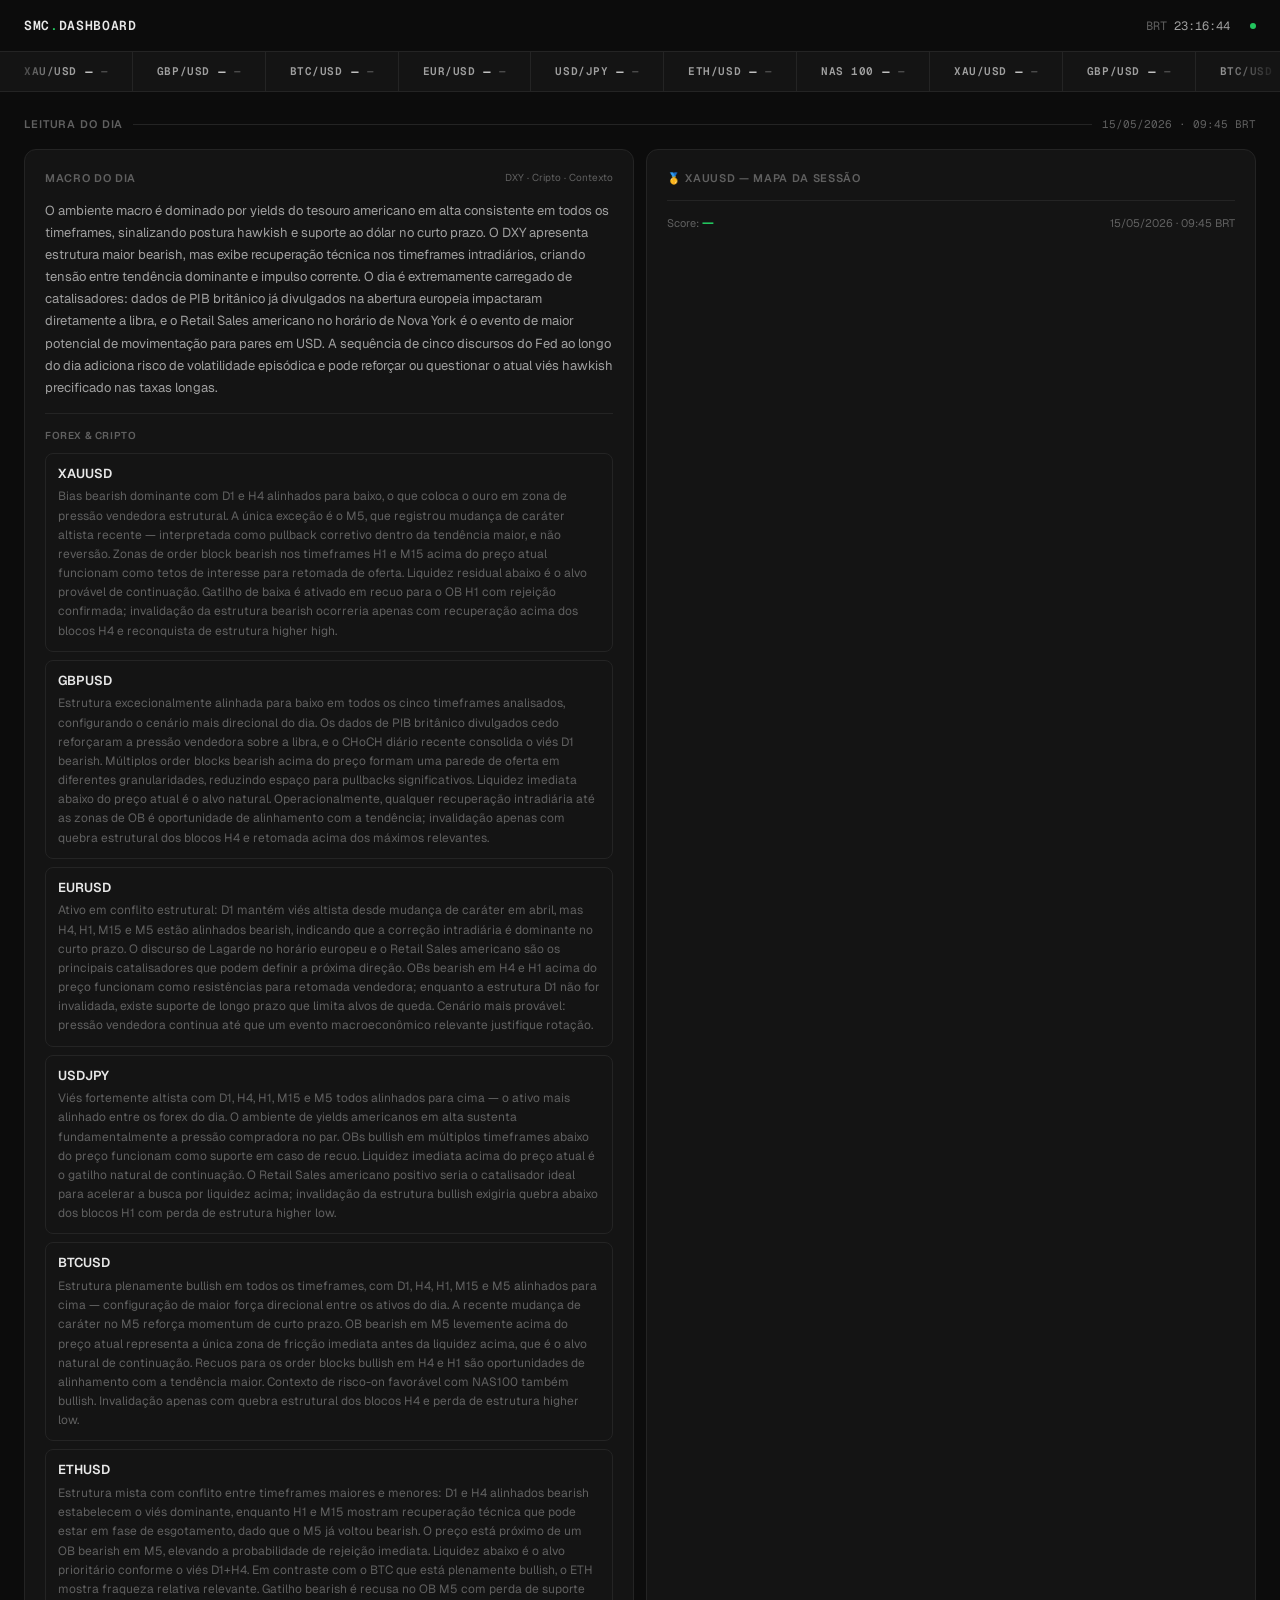
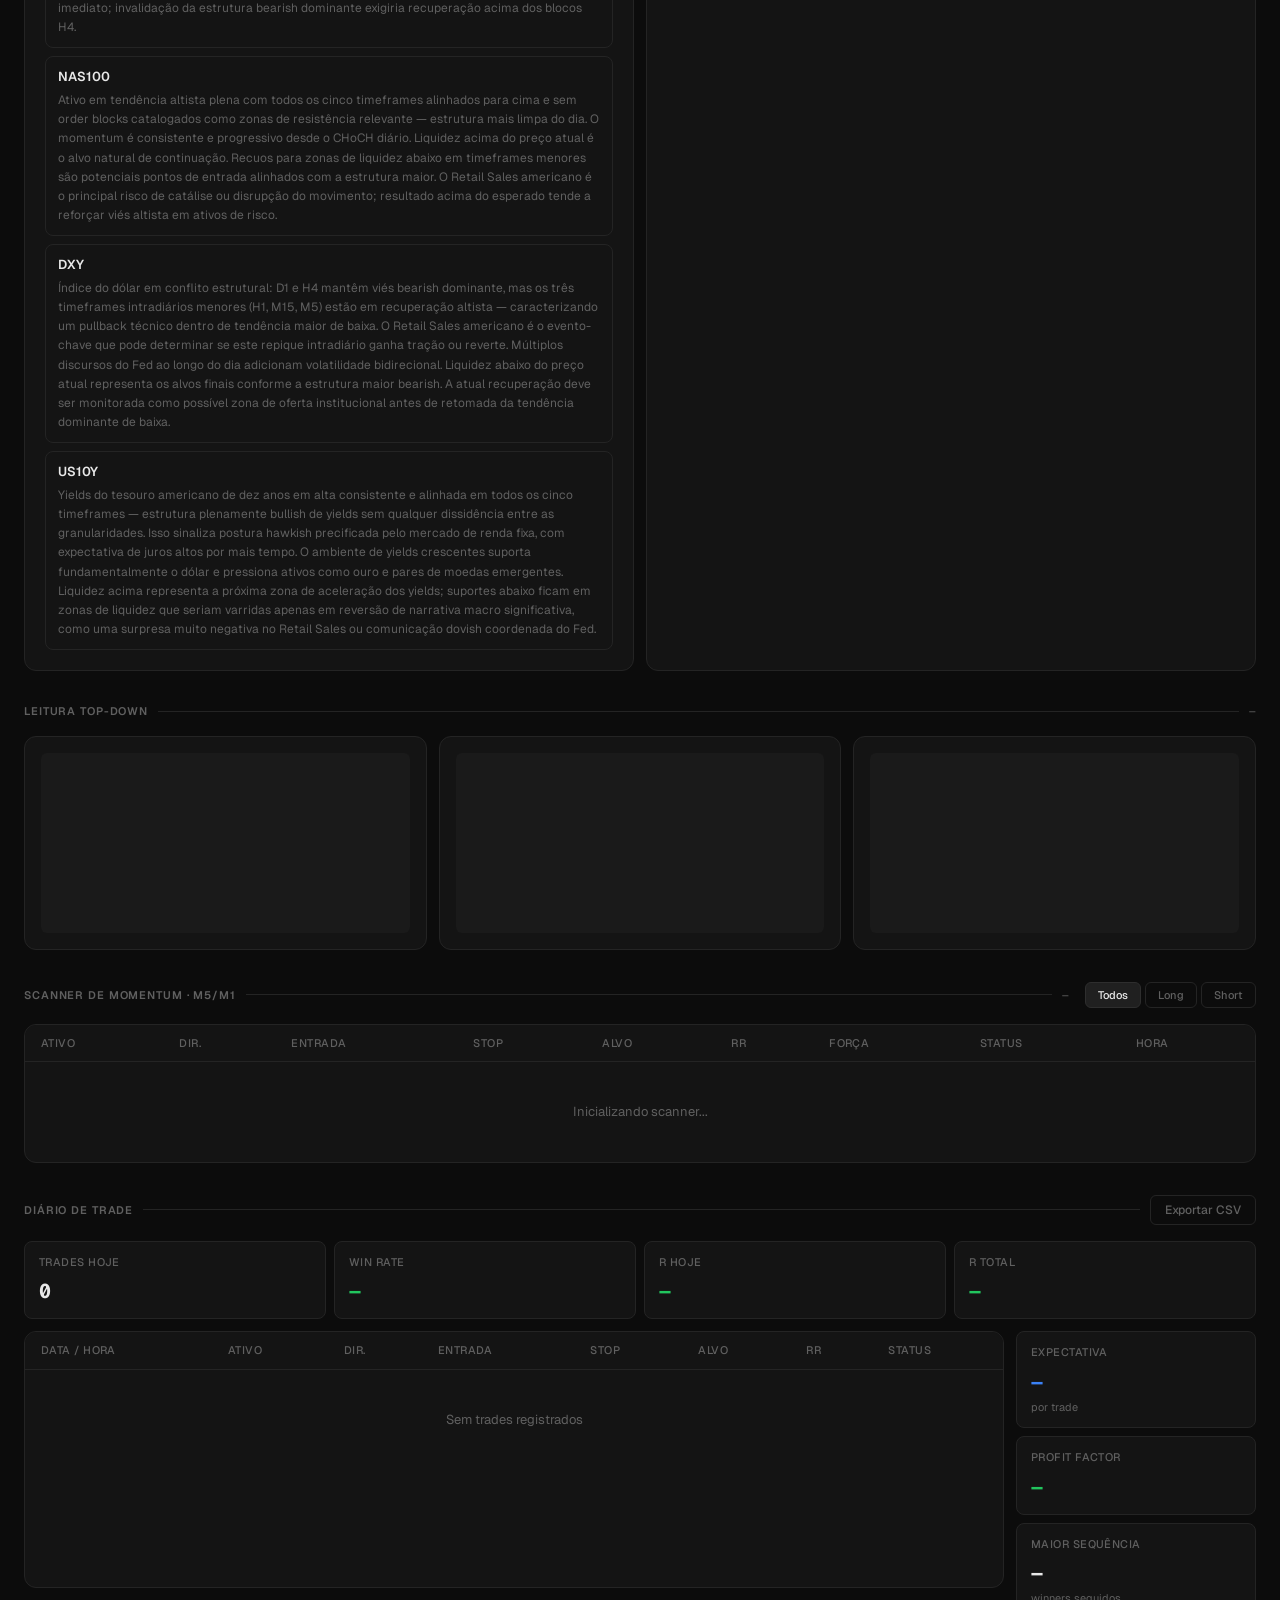
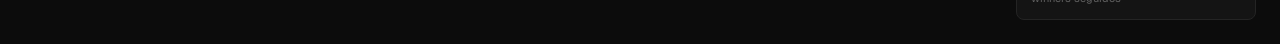
<file: smc_dashboard.html>
<!DOCTYPE html>
<html lang="pt-BR">
<head>
<meta charset="UTF-8">
<meta name="viewport" content="width=device-width, initial-scale=1.0">
<title>SMC Dashboard</title>
<link href="https://fonts.googleapis.com/css2?family=Geist+Mono:wght@300;400;500;600&family=Geist:wght@300;400;500;600;700&display=swap" rel="stylesheet">
<style>
*, *::before, *::after { box-sizing: border-box; margin: 0; padding: 0; }

:root {
  --bg:        #0c0c0c;
  --surface:   #141414;
  --surface2:  #1a1a1a;
  --surface3:  #202020;
  --border:    #242424;
  --border2:   #2e2e2e;
  --text:      #e8e8e8;
  --text2:     #a0a0a0;
  --text3:     #606060;
  --green:     #22c55e;
  --green-dim: rgba(34,197,94,0.12);
  --red:       #ef4444;
  --red-dim:   rgba(239,68,68,0.12);
  --amber:     #f59e0b;
  --blue:      #3b82f6;
  --radius:    8px;
  --radius-lg: 12px;
}

body {
  font-family: 'Geist', -apple-system, sans-serif;
  background: var(--bg);
  color: var(--text);
  min-height: 100vh;
  font-size: 14px;
  line-height: 1.5;
  -webkit-font-smoothing: antialiased;
}

/* ── HEADER ── */
.header {
  height: 52px;
  display: flex;
  align-items: center;
  justify-content: space-between;
  padding: 0 24px;
  border-bottom: 1px solid var(--border);
  background: var(--bg);
  position: sticky;
  top: 0;
  z-index: 50;
}
.header-logo {
  font-family: 'Geist Mono', monospace;
  font-size: 13px;
  font-weight: 600;
  color: var(--text);
  letter-spacing: 0.05em;
}
.header-logo em { color: var(--green); font-style: normal; }
.header-right { display: flex; align-items: center; gap: 20px; }
.header-time {
  font-family: 'Geist Mono', monospace;
  font-size: 12px;
  color: var(--text3);
}
.header-time span { color: var(--text2); }
.live-dot {
  width: 6px; height: 6px;
  border-radius: 50%;
  background: var(--green);
  animation: livepulse 2s ease infinite;
}
@keyframes livepulse {
  0%,100% { opacity: 1; }
  50% { opacity: 0.3; }
}

/* ── TICKER ── */
.ticker {
  border-bottom: 1px solid var(--border);
  background: var(--surface);
  overflow: hidden;
  position: relative;
  height: 40px;
}
.ticker::before, .ticker::after {
  content: '';
  position: absolute;
  top: 0; bottom: 0;
  width: 64px;
  z-index: 2;
  pointer-events: none;
}
.ticker::before { left: 0; background: linear-gradient(to right, var(--surface), transparent); }
.ticker::after  { right: 0; background: linear-gradient(to left, var(--surface), transparent); }
.ticker-inner {
  display: flex;
  align-items: center;
  height: 100%;
  width: max-content;
  animation: ticker-scroll 35s linear infinite;
}
.ticker-inner:hover { animation-play-state: paused; }
@keyframes ticker-scroll {
  0%   { transform: translateX(0); }
  100% { transform: translateX(-50%); }
}
.tick {
  display: flex;
  align-items: center;
  gap: 8px;
  padding: 0 24px;
  height: 100%;
  border-right: 1px solid var(--border);
  cursor: default;
  white-space: nowrap;
  transition: background 0.15s;
}
.tick:hover { background: var(--surface2); }
.tick-sym {
  font-family: 'Geist Mono', monospace;
  font-size: 11px;
  font-weight: 600;
  color: var(--text2);
  letter-spacing: 0.05em;
}
.tick-price {
  font-family: 'Geist Mono', monospace;
  font-size: 13px;
  font-weight: 500;
  color: var(--text);
  transition: color 0.3s;
}
.tick-chg {
  font-family: 'Geist Mono', monospace;
  font-size: 11px;
  font-weight: 500;
}
.up   { color: var(--green); }
.down { color: var(--red);   }
.flat { color: var(--text3); }
.flash-up { animation: fup 0.5s ease; }
.flash-dn { animation: fdn 0.5s ease; }
@keyframes fup { 0% { color: var(--green); } 100% { color: var(--text); } }
@keyframes fdn { 0% { color: var(--red);   } 100% { color: var(--text); } }

/* ── LAYOUT ── */
.page { max-width: 1400px; margin: 0 auto; padding: 24px; }

/* ── SECTION LABEL ── */
.section-label {
  display: flex;
  align-items: center;
  gap: 10px;
  margin-bottom: 16px;
}
.section-label-text {
  font-size: 11px;
  font-weight: 600;
  letter-spacing: 0.08em;
  text-transform: uppercase;
  color: var(--text3);
}
.section-label-line {
  flex: 1;
  height: 1px;
  background: var(--border);
}
.section-label-meta {
  font-size: 11px;
  color: var(--text3);
  font-family: 'Geist Mono', monospace;
}

/* ── CARDS ── */
.card {
  background: var(--surface);
  border: 1px solid var(--border);
  border-radius: var(--radius-lg);
  padding: 16px;
}
.card:hover { border-color: var(--border2); }

/* ── TOP-DOWN GRID ── */
.td-grid {
  display: grid;
  grid-template-columns: repeat(3, 1fr);
  gap: 12px;
  margin-bottom: 32px;
}
.td-card {
  background: var(--surface);
  border: 1px solid var(--border);
  border-radius: var(--radius-lg);
  padding: 16px;
  transition: border-color 0.15s;
  cursor: default;
}
.td-card:hover { border-color: var(--border2); }

.td-top {
  display: flex;
  justify-content: space-between;
  align-items: flex-start;
  margin-bottom: 14px;
}
.td-pair {
  font-size: 15px;
  font-weight: 700;
  color: var(--text);
  letter-spacing: -0.02em;
}
.td-price {
  font-family: 'Geist Mono', monospace;
  font-size: 12px;
  color: var(--text3);
  margin-top: 2px;
}
.bias-pill {
  font-size: 10px;
  font-weight: 600;
  letter-spacing: 0.06em;
  text-transform: uppercase;
  padding: 3px 8px;
  border-radius: 4px;
}
.bias-bull { background: var(--green-dim); color: var(--green); }
.bias-bear { background: var(--red-dim);   color: var(--red);   }
.bias-neut { background: rgba(96,96,96,0.15); color: var(--text3); }

.tf-rows { display: flex; flex-direction: column; gap: 1px; margin-bottom: 14px; }
.tf-row {
  display: flex;
  align-items: center;
  gap: 10px;
  padding: 6px 0;
  border-bottom: 1px solid var(--border);
}
.tf-row:last-child { border-bottom: none; }
.tf-label {
  font-family: 'Geist Mono', monospace;
  font-size: 11px;
  color: var(--text3);
  width: 28px;
}
.tf-track {
  flex: 1;
  height: 2px;
  background: var(--border);
  border-radius: 1px;
  overflow: hidden;
}
.tf-fill {
  height: 100%;
  border-radius: 1px;
  transition: width 0.6s ease;
}
.fill-bull { background: var(--green); }
.fill-bear { background: var(--red); }
.fill-neut { background: var(--border2); }
.tf-val {
  font-family: 'Geist Mono', monospace;
  font-size: 11px;
  width: 62px;
  text-align: right;
}
.val-bull { color: var(--green); }
.val-bear { color: var(--red); }
.val-neut { color: var(--text3); }

.zones {
  display: grid;
  grid-template-columns: 1fr auto 1fr;
  gap: 6px;
  margin-bottom: 12px;
}
.zone {
  padding: 6px 8px;
  border-radius: 6px;
  font-size: 10px;
  text-align: center;
}
.zone-lbl {
  font-weight: 600;
  letter-spacing: 0.05em;
  text-transform: uppercase;
  margin-bottom: 2px;
  opacity: 0.6;
}
.zone-val {
  font-family: 'Geist Mono', monospace;
  font-weight: 600;
  font-size: 11px;
}
.zone-res { background: var(--red-dim);   color: var(--red);   }
.zone-now { background: var(--surface2);  color: var(--text2); }
.zone-sup { background: var(--green-dim); color: var(--green); }

.td-narr {
  font-size: 12px;
  color: var(--text3);
  line-height: 1.6;
  border-left: 2px solid var(--border2);
  padding-left: 10px;
}

/* ── SCANNER ── */
.scanner-header {
  display: flex;
  justify-content: space-between;
  align-items: center;
  margin-bottom: 16px;
}
.scanner-filters {
  display: flex;
  gap: 4px;
}
.filter-btn {
  font-size: 11px;
  font-weight: 500;
  padding: 5px 12px;
  border-radius: 6px;
  border: 1px solid var(--border);
  background: transparent;
  color: var(--text3);
  cursor: pointer;
  transition: all 0.15s;
  font-family: 'Geist', sans-serif;
}
.filter-btn:hover { border-color: var(--border2); color: var(--text2); }
.filter-btn.active {
  background: var(--surface3);
  border-color: var(--border2);
  color: var(--text);
}

.scanner-wrap {
  background: var(--surface);
  border: 1px solid var(--border);
  border-radius: var(--radius-lg);
  overflow: hidden;
  margin-bottom: 32px;
}
.scanner-table {
  width: 100%;
  border-collapse: collapse;
}
.scanner-table th {
  font-size: 11px;
  font-weight: 500;
  color: var(--text3);
  text-align: left;
  padding: 10px 16px;
  border-bottom: 1px solid var(--border);
  letter-spacing: 0.04em;
  text-transform: uppercase;
  background: var(--surface);
}
.scanner-table td {
  padding: 12px 16px;
  border-bottom: 1px solid var(--border);
  vertical-align: middle;
}
.scanner-table tr:last-child td { border-bottom: none; }
.scanner-table tr:hover td { background: rgba(255,255,255,0.02); }
.sig-new td { animation: rowflash 1.5s ease-out; }
@keyframes rowflash {
  0%   { background: rgba(34,197,94,0.07); }
  100% { background: transparent; }
}

.sym { font-weight: 600; font-size: 13px; color: var(--text); }
.side-badge {
  display: inline-flex;
  align-items: center;
  gap: 4px;
  font-size: 11px;
  font-weight: 600;
  padding: 2px 8px;
  border-radius: 4px;
  font-family: 'Geist Mono', monospace;
}
.long-badge  { background: var(--green-dim); color: var(--green); }
.short-badge { background: var(--red-dim);   color: var(--red);   }
.mono { font-family: 'Geist Mono', monospace; font-size: 12px; }
.col-sl   { color: var(--red); }
.col-tp   { color: var(--green); }
.col-rr   { color: var(--text2); font-weight: 600; }
.col-time { color: var(--text3); font-size: 11px; }
.result-open   { color: var(--amber); font-size: 11px; font-weight: 500; }
.result-tp     { color: var(--green); font-size: 11px; font-weight: 600; }
.result-sl     { color: var(--red);   font-size: 11px; font-weight: 600; }
.result-cancel { color: var(--text3); font-size: 11px; }
.str-bars { display: flex; gap: 2px; align-items: flex-end; }
.str-bar {
  width: 3px;
  border-radius: 1px;
  background: var(--border2);
  transition: background 0.2s;
}
.str-bar.on { background: var(--green); }
.empty-row td {
  text-align: center;
  padding: 40px;
  color: var(--text3);
  font-size: 13px;
}

/* ── DIARY ── */
.diary-layout {
  display: grid;
  grid-template-columns: 1fr 240px;
  gap: 12px;
}
.stats-row {
  display: grid;
  grid-template-columns: repeat(4, 1fr);
  gap: 8px;
  margin-bottom: 12px;
}
.stat {
  background: var(--surface);
  border: 1px solid var(--border);
  border-radius: var(--radius);
  padding: 12px 14px;
}
.stat-label {
  font-size: 11px;
  color: var(--text3);
  font-weight: 500;
  margin-bottom: 6px;
  text-transform: uppercase;
  letter-spacing: 0.04em;
}
.stat-value {
  font-size: 20px;
  font-weight: 700;
  color: var(--text);
  font-family: 'Geist Mono', monospace;
  letter-spacing: -0.02em;
}
.stat-sub {
  font-size: 11px;
  color: var(--text3);
  margin-top: 2px;
}
.val-green { color: var(--green); }
.val-red   { color: var(--red);   }
.val-blue  { color: var(--blue);  }

.export-btn {
  font-size: 12px;
  font-weight: 500;
  padding: 6px 14px;
  border-radius: 6px;
  border: 1px solid var(--border);
  background: transparent;
  color: var(--text3);
  cursor: pointer;
  transition: all 0.15s;
  font-family: 'Geist', sans-serif;
}
.export-btn:hover {
  border-color: var(--border2);
  color: var(--text);
}
.sidebar-stats {
  display: flex;
  flex-direction: column;
  gap: 8px;
}

@media (max-width: 1024px) {
  .td-grid { grid-template-columns: 1fr; }
  .diary-layout { grid-template-columns: 1fr; }
  .stats-row { grid-template-columns: repeat(2, 1fr); }
}

/* ── INTEL ── */
.intel-grid {
  display: grid;
  grid-template-columns: 1fr 1fr;
  gap: 12px;
  margin-bottom: 32px;
}
.intel-card {
  background: var(--surface);
  border: 1px solid var(--border);
  border-radius: var(--radius-lg);
  padding: 20px;
}
.intel-card-title {
  font-size: 11px;
  font-weight: 600;
  letter-spacing: 0.06em;
  text-transform: uppercase;
  color: var(--text3);
  margin-bottom: 14px;
  display: flex;
  align-items: center;
  justify-content: space-between;
}
.intel-card-title span { color: var(--text3); font-weight: 400; font-size: 10px; letter-spacing: 0; text-transform: none; }
.intel-macro {
  font-size: 13px;
  color: var(--text2);
  line-height: 1.7;
}
.intel-macro b { color: var(--text); font-weight: 600; }
.intel-asset {
  padding: 10px 12px;
  border-radius: var(--radius);
  border: 1px solid var(--border);
  margin-bottom: 8px;
  transition: border-color 0.15s;
}
.intel-asset:last-child { margin-bottom: 0; }
.intel-asset:hover { border-color: var(--border2); }
.intel-asset-header {
  display: flex;
  align-items: center;
  justify-content: space-between;
  margin-bottom: 4px;
}
.intel-asset-pair { font-size: 13px; font-weight: 600; color: var(--text); }
.intel-asset-tfs { display: flex; gap: 4px; }
.intel-tf-tag {
  font-family: 'Geist Mono', monospace;
  font-size: 10px;
  font-weight: 500;
  padding: 1px 6px;
  border-radius: 3px;
  background: var(--surface2);
}
.intel-tf-bull { color: var(--green); }
.intel-tf-bear { color: var(--red); }
.intel-tf-neut { color: var(--text3); }
.intel-asset-text { font-size: 12px; color: var(--text3); line-height: 1.6; }
.intel-xau-section { margin-bottom: 12px; }
.intel-xau-label {
  font-size: 10px;
  font-weight: 600;
  letter-spacing: 0.06em;
  text-transform: uppercase;
  color: var(--text3);
  margin-bottom: 5px;
}
.intel-xau-text {
  font-size: 12px;
  color: var(--text2);
  line-height: 1.7;
}
.intel-xau-text .lvl { color: var(--green); font-weight: 600; font-family: 'Geist Mono', monospace; }
.intel-xau-text .slvl { color: var(--red); font-weight: 600; font-family: 'Geist Mono', monospace; }
.intel-xau-text .zone { color: var(--amber); font-family: 'Geist Mono', monospace; }
.intel-scenarios { list-style: none; counter-reset: sc; }
.intel-scenarios li {
  counter-increment: sc;
  display: flex;
  gap: 10px;
  padding: 5px 0;
  font-size: 12px;
  color: var(--text2);
  border-bottom: 1px solid var(--border);
}
.intel-scenarios li:last-child { border-bottom: none; }
.intel-scenarios li::before {
  content: counter(sc);
  min-width: 18px; height: 18px;
  background: var(--surface3);
  border-radius: 50%;
  font-size: 10px;
  display: flex;
  align-items: center;
  justify-content: center;
  color: var(--text3);
  flex-shrink: 0;
  margin-top: 1px;
}
.intel-events { display: flex; flex-direction: column; gap: 1px; margin-top: 12px; }
.intel-event {
  display: flex;
  gap: 12px;
  align-items: baseline;
  padding: 7px 0;
  border-bottom: 1px solid var(--border);
  font-size: 12px;
}
.intel-event:last-child { border-bottom: none; }
.intel-event-time {
  font-family: 'Geist Mono', monospace;
  font-weight: 600;
  color: var(--amber);
  min-width: 48px;
  font-size: 11px;
}
.intel-event-text { color: var(--text2); line-height: 1.5; }
.intel-footer {
  display: flex;
  align-items: center;
  justify-content: space-between;
  margin-top: 14px;
  padding-top: 12px;
  border-top: 1px solid var(--border);
  font-size: 11px;
}
.intel-score { color: var(--text3); }
.intel-score strong { color: var(--green); font-size: 13px; }
.intel-empty {
  display: flex;
  flex-direction: column;
  align-items: center;
  justify-content: center;
  padding: 48px;
  color: var(--text3);
  font-size: 13px;
  gap: 8px;
  grid-column: 1 / -1;
}
.intel-empty-icon { font-size: 24px; opacity: 0.3; }
</style>
</head>
<body>

<!-- HEADER -->
<header class="header">
  <div class="header-logo">SMC<em>.</em>DASHBOARD</div>
  <div class="header-right">
    <div class="header-time">BRT <span id="clock">--:--:--</span></div>
    <div class="live-dot" title="Live"></div>
  </div>
</header>

<!-- TICKER -->
<div class="ticker">
  <div class="ticker-inner" id="ticker-inner">
    <div class="tick" data-pair="XAUUSD"><span class="tick-sym">XAU/USD</span><span class="tick-price">—</span><span class="tick-chg flat">—</span></div>
    <div class="tick" data-pair="GBPUSD"><span class="tick-sym">GBP/USD</span><span class="tick-price">—</span><span class="tick-chg flat">—</span></div>
    <div class="tick" data-pair="BTCUSD"><span class="tick-sym">BTC/USD</span><span class="tick-price">—</span><span class="tick-chg flat">—</span></div>
    <div class="tick" data-pair="EURUSD"><span class="tick-sym">EUR/USD</span><span class="tick-price">—</span><span class="tick-chg flat">—</span></div>
    <div class="tick" data-pair="USDJPY"><span class="tick-sym">USD/JPY</span><span class="tick-price">—</span><span class="tick-chg flat">—</span></div>
    <div class="tick" data-pair="ETHUSD"><span class="tick-sym">ETH/USD</span><span class="tick-price">—</span><span class="tick-chg flat">—</span></div>
    <div class="tick" data-pair="NAS100"><span class="tick-sym">NAS 100</span><span class="tick-price">—</span><span class="tick-chg flat">—</span></div>
  </div>
</div>

<!-- PAGE -->
<div class="page">

  <!-- INTEL -->
  <div class="section-label">
    <span class="section-label-text">Leitura do Dia</span>
    <div class="section-label-line"></div>
    <span class="section-label-meta" id="intel-meta">—</span>
  </div>
  <div class="intel-grid" id="intel-grid">
    <div class="intel-empty" style="background:var(--surface);border:1px solid var(--border);border-radius:var(--radius-lg);padding:40px">
      <div class="intel-empty-icon">📊</div>
      <div>Leitura do dia ainda não disponível</div>
      <div style="font-size:11px;margin-top:4px">Atualiza automaticamente quando o market_report_v2.py enviar</div>
    </div>
  </div>

  <!-- TOP-DOWN -->
  <div class="section-label">
    <span class="section-label-text">Leitura Top-Down</span>
    <div class="section-label-line"></div>
    <span class="section-label-meta" id="td-time">—</span>
  </div>
  <div class="td-grid" id="td-grid">
    <div class="td-card"><div style="height:180px;background:var(--surface2);border-radius:6px"></div></div>
    <div class="td-card"><div style="height:180px;background:var(--surface2);border-radius:6px"></div></div>
    <div class="td-card"><div style="height:180px;background:var(--surface2);border-radius:6px"></div></div>
  </div>

  <!-- SCANNER -->
  <div class="scanner-header">
    <div class="section-label" style="margin-bottom:0;flex:1">
      <span class="section-label-text">Scanner de Momentum · M5/M1</span>
      <div class="section-label-line"></div>
      <span class="section-label-meta" id="scan-time">—</span>
    </div>
    <div class="scanner-filters" style="margin-left:16px">
      <button class="filter-btn active" onclick="setFilter('all',this)">Todos</button>
      <button class="filter-btn" onclick="setFilter('LONG',this)">Long</button>
      <button class="filter-btn" onclick="setFilter('SHORT',this)">Short</button>
    </div>
  </div>
  <div class="scanner-wrap">
    <table class="scanner-table">
      <thead>
        <tr>
          <th>Ativo</th><th>Dir.</th><th>Entrada</th>
          <th>Stop</th><th>Alvo</th><th>RR</th>
          <th>Força</th><th>Status</th><th>Hora</th>
        </tr>
      </thead>
      <tbody id="scan-body">
        <tr class="empty-row"><td colspan="9">Inicializando scanner...</td></tr>
      </tbody>
    </table>
  </div>

  <!-- DIARY -->
  <div class="section-label">
    <span class="section-label-text">Diário de Trade</span>
    <div class="section-label-line"></div>
    <button class="export-btn" onclick="exportCSV()">Exportar CSV</button>
  </div>
  <div class="stats-row">
    <div class="stat">
      <div class="stat-label">Trades hoje</div>
      <div class="stat-value" id="st-today">0</div>
    </div>
    <div class="stat">
      <div class="stat-label">Win rate</div>
      <div class="stat-value val-green" id="st-wr">—</div>
    </div>
    <div class="stat">
      <div class="stat-label">R hoje</div>
      <div class="stat-value" id="st-r-today">—</div>
    </div>
    <div class="stat">
      <div class="stat-label">R total</div>
      <div class="stat-value val-blue" id="st-r-total">—</div>
    </div>
  </div>
  <div class="diary-layout">
    <div class="scanner-wrap">
      <table class="scanner-table">
        <thead>
          <tr>
            <th>Data / Hora</th><th>Ativo</th><th>Dir.</th>
            <th>Entrada</th><th>Stop</th><th>Alvo</th>
            <th>RR</th><th>Status</th>
          </tr>
        </thead>
        <tbody id="diary-body">
          <tr class="empty-row"><td colspan="8">Sem trades registrados</td></tr>
        </tbody>
      </table>
    </div>
    <div class="sidebar-stats">
      <div class="stat">
        <div class="stat-label">Expectativa</div>
        <div class="stat-value val-blue" id="st-exp">—</div>
        <div class="stat-sub">por trade</div>
      </div>
      <div class="stat">
        <div class="stat-label">Profit Factor</div>
        <div class="stat-value val-green" id="st-pf">—</div>
      </div>
      <div class="stat">
        <div class="stat-label">Maior sequência</div>
        <div class="stat-value" id="st-streak">—</div>
        <div class="stat-sub">winners seguidos</div>
      </div>
    </div>
  </div>

</div>

<script>
const TD_KEY = '24c5b78629d44d43bc6cc5cea483a564';

const ATIVOS_TD = [
  { pair:'XAUUSD', sym:'XAU/USD', dec:2 },
  { pair:'GBPUSD', sym:'GBP/USD', dec:5 },
  { pair:'BTCUSD', sym:'BTC/USD', dec:2 },
];
const ATIVOS_SCAN = [
  { pair:'XAUUSD', sym:'XAU/USD', dec:2, spread:0.17   },
  { pair:'GBPUSD', sym:'GBP/USD', dec:5, spread:0.0002 },
  { pair:'BTCUSD', sym:'BTC/USD', dec:2, spread:5.0    },
  { pair:'EURUSD', sym:'EUR/USD', dec:5, spread:0.0001 },
  { pair:'USDJPY', sym:'USD/JPY', dec:3, spread:0.02   },
  { pair:'ETHUSD', sym:'ETH/USD', dec:2, spread:2.0    },
  { pair:'NAS100', sym:'QQQ',     dec:2, spread:0.5    },
];

let scanSignals = [];
let diary = [];
let prevPrices = {};
let activeFilter = 'all';

// ── PERSIST ──
function loadDiary(){ try{ diary=JSON.parse(localStorage.getItem('smc_d')||'[]'); }catch{ diary=[]; } }
function saveDiary(){ localStorage.setItem('smc_d', JSON.stringify(diary)); }

// ── CLOCK ──
setInterval(()=>{
  const b = new Date(Date.now()-3*3600000);
  document.getElementById('clock').textContent = b.toISOString().slice(11,19);
},1000);

// ── TICKER INIT ──
function initTicker(){
  // CSS animation handles the scroll — just clone items for seamless loop
  const inner = document.getElementById('ticker-inner');
  const items = [...inner.children];
  items.forEach(el => inner.appendChild(el.cloneNode(true)));
}

function updateTickerItem(pair, price, chg){
  const items = document.querySelectorAll(`[data-pair="${pair}"]`);
  items.forEach(item => {
    const pp = item.querySelector('.tick-price');
    const pc = item.querySelector('.tick-chg');
    if(!pp||!pc) return;
    const prev = prevPrices[pair];
    if(prev && price !== prev){
      const cls = price > prev ? 'flash-up' : 'flash-dn';
      pp.classList.remove('flash-up','flash-dn');
      void pp.offsetWidth;
      pp.classList.add(cls);
      setTimeout(()=>pp.classList.remove(cls), 500);
    }
    pp.textContent = price.toFixed(ATIVOS_SCAN.find(a=>a.pair===pair)?.dec||2);
    const chgStr = chg ? `${chg>0?'+':''}${chg.toFixed(2)}%` : '—';
    pc.textContent = chgStr;
    pc.className = `tick-chg ${chg>0.01?'up':chg<-0.01?'down':'flat'}`;
  });
  prevPrices[pair] = price;
}

// ── API ──
async function api(sym, interval, size=60){
  const url = `https://api.twelvedata.com/time_series?symbol=${encodeURIComponent(sym)}&interval=${interval}&outputsize=${size}&apikey=${TD_KEY}&format=JSON&order=ASC`;
  try{
    const r = await fetch(url); const d = await r.json();
    if(!d.values) return [];
    return d.values.map(v=>({ dt:v.datetime, o:+v.open, h:+v.high, l:+v.low, c:+v.close }));
  }catch{ return []; }
}
async function apiPrice(sym){
  try{
    const r = await fetch(`https://api.twelvedata.com/price?symbol=${encodeURIComponent(sym)}&apikey=${TD_KEY}`);
    const d = await r.json(); return d.price ? +d.price : null;
  }catch{ return null; }
}

// ── INDICATORS ──
function trend(c, n=21){
  if(c.length<n+5) return 'neut';
  const cl = c.map(x=>x.c);
  const e8=cl.slice(-8).reduce((a,b)=>a+b,0)/8;
  const e21=cl.slice(-n).reduce((a,b)=>a+b,0)/n;
  const sl=cl.length>=10?(cl.at(-1)-cl.at(-10))/cl.at(-10)*100:0;
  if(e8>e21&&sl>0.05) return 'bull';
  if(e8<e21&&sl<-0.05) return 'bear';
  return 'neut';
}

function detectZones(c, p){
  const atr=c.slice(-14).reduce((a,x)=>a+(x.h-x.l),0)/14;
  const mg=atr*1.5;
  const highs=c.slice(3,-3).filter((_,i,a)=>a[i].h===Math.max(...a.slice(Math.max(0,i-3),i+4).map(x=>x.h))).map(x=>x.h);
  const lows =c.slice(3,-3).filter((_,i,a)=>a[i].l===Math.min(...a.slice(Math.max(0,i-3),i+4).map(x=>x.l))).map(x=>x.l);
  const res=Math.min(...highs.filter(h=>h>p+mg));
  const sup=Math.max(...lows.filter(l=>l<p-mg));
  return { res:isFinite(res)?res:null, sup:isFinite(sup)?sup:null };
}

function momentum(c, spread, dec){
  if(c.length<20) return null;
  const seg=c.slice(-30), cur=seg.at(-1);
  const atr=seg.slice(-14).reduce((a,x)=>a+(x.h-x.l),0)/14;
  const lastH=Math.max(...seg.slice(-10,-1).map(x=>x.h));
  const lastL=Math.min(...seg.slice(-10,-1).map(x=>x.l));
  if(cur.c>lastH&&cur.c>cur.o){
    const e=parseFloat((cur.c+spread).toFixed(dec));
    const s=parseFloat(lastL.toFixed(dec));
    const d=Math.abs(e-s); if(!d) return null;
    const rr=Math.min(2.0,Math.max(1.3,parseFloat((atr*2.5/d).toFixed(1))));
    return { side:'LONG', e, sl:s, tp:parseFloat((e+d*rr).toFixed(dec)), rr, str:Math.min(5,Math.round(rr*2.5)) };
  }
  if(cur.c<lastL&&cur.c<cur.o){
    const e=parseFloat((cur.c-spread).toFixed(dec));
    const s=parseFloat(lastH.toFixed(dec));
    const d=Math.abs(s-e); if(!d) return null;
    const rr=Math.min(2.0,Math.max(1.3,parseFloat((atr*2.5/d).toFixed(1))));
    return { side:'SHORT', e, sl:s, tp:parseFloat((e-d*rr).toFixed(dec)), rr, str:Math.min(5,Math.round(rr*2.5)) };
  }
  return null;
}

function m1confirm(c, side){
  if(!side||c.length<3) return true;
  const l=c.slice(-3);
  return side==='LONG' ? l.filter(x=>x.c>x.o).length>=2 : l.filter(x=>x.c<x.o).length>=2;
}

// ── NARRATIVE ──
const NARR = {
  'bull-bull': 'Alta alinhada D1+H4. Tendência forte, compradores no controle.',
  'bull-bear': 'D1 em alta, H4 em correção. Pullback saudável dentro da tendência.',
  'bull-neut': 'D1 em alta, H4 em pausa. Aguardar retomada do movimento.',
  'bear-bear': 'Queda alinhada D1+H4. Vendedores dominando.',
  'bear-bull': 'D1 em queda, H4 recuperando. Provável pullback dentro da baixa.',
  'bear-neut': 'D1 em queda, H4 em pausa. Momento de cautela.',
  'neut-bull': 'D1 lateral, H4 tentando subir. Sem confirmação do diário.',
  'neut-bear': 'D1 lateral, H4 caindo. Consolidação sem definição clara.',
  'neut-neut': 'Mercado sem direção — melhor aguardar definição estrutural.',
};

function tfLabel(t){ return t==='bull'?'Alta':t==='bear'?'Baixa':'Lateral'; }
function tfFill(t){ return `fill-${t==='bull'?'bull':t==='bear'?'bear':'neut'}`; }
function tfVal(t){ return `val-${t==='bull'?'bull':t==='bear'?'bear':'neut'}`; }
function brtNow(){ return new Date(Date.now()-3*3600000).toISOString().slice(11,16); }
function todayStr(){ return new Date(Date.now()-3*3600000).toISOString().slice(0,10); }
const fmt=(v,d)=>v.toFixed(d);

// ── RENDER TOP-DOWN ──
function renderTD(data){
  document.getElementById('td-time').textContent = `atualizado ${brtNow()}`;
  document.getElementById('td-grid').innerHTML = data.map(d=>{
    const bias = d.d1==='bull'?'bull':d.d1==='bear'?'bear':'neut';
    const biasLabel = d.d1==='bull'?'Comprador':d.d1==='bear'?'Vendedor':'Neutro';
    const narr = NARR[`${d.d1}-${d.h4}`] || 'Estrutura em definição.';
    return `<div class="td-card">
      <div class="td-top">
        <div>
          <div class="td-pair">${d.pair}</div>
          <div class="td-price">${fmt(d.price,d.dec)}</div>
        </div>
        <div class="bias-pill bias-${bias}">${biasLabel}</div>
      </div>
      <div class="tf-rows">
        ${['d1','h4','m15'].map(tf=>`
        <div class="tf-row">
          <span class="tf-label">${tf.toUpperCase()}</span>
          <div class="tf-track"><div class="tf-fill ${tfFill(d[tf])}" style="width:${d[tf]==='neut'?35:82}%"></div></div>
          <span class="tf-val ${tfVal(d[tf])}">${tfLabel(d[tf])}</span>
        </div>`).join('')}
      </div>
      <div class="zones">
        <div class="zone zone-res"><div class="zone-lbl">Resist.</div><div class="zone-val">${d.res?fmt(d.res,d.dec):'—'}</div></div>
        <div class="zone zone-now"><div class="zone-lbl">Preço</div><div class="zone-val">${fmt(d.price,d.dec)}</div></div>
        <div class="zone zone-sup"><div class="zone-lbl">Suporte</div><div class="zone-val">${d.sup?fmt(d.sup,d.dec):'—'}</div></div>
      </div>
      <div class="td-narr">${narr}</div>
    </div>`;
  }).join('');
}

// ── RENDER SCANNER ──
function renderScan(){
  const filtered = activeFilter==='all' ? scanSignals : scanSignals.filter(s=>s.side===activeFilter);
  document.getElementById('scan-time').textContent = `atualizado ${brtNow()}`;
  if(!filtered.length){
    document.getElementById('scan-body').innerHTML = `<tr class="empty-row"><td colspan="9">Nenhum sinal de momentum no momento</td></tr>`;
    return;
  }
  document.getElementById('scan-body').innerHTML = filtered.map((s,i)=>{
    const bars = Array.from({length:5},(_,j)=>`<div class="str-bar" style="height:${(j+1)*3+4}px${j<s.str?';background:var(--green)':''}"></div>`).join('');
    const res = s.result==='open'?'<span class="result-open">Aberto</span>':
                s.result==='TP'  ?'<span class="result-tp">TP ✓</span>':
                s.result==='SL'  ?'<span class="result-sl">SL ✗</span>':
                '<span class="result-cancel">—</span>';
    return `<tr ${i===0&&s.result==='open'?'class="sig-new"':''}>
      <td><span class="sym">${s.pair}</span></td>
      <td><span class="side-badge ${s.side==='LONG'?'long-badge':'short-badge'}">${s.side}</span></td>
      <td class="mono">${s.e}</td>
      <td class="mono col-sl">${s.sl}</td>
      <td class="mono col-tp">${s.tp}</td>
      <td class="col-rr">1:${s.rr.toFixed(1)}</td>
      <td><div class="str-bars">${bars}</div></td>
      <td>${res}</td>
      <td class="col-time">${s.time}</td>
    </tr>`;
  }).join('');
}

// ── RENDER DIARY ──
function renderDiary(){
  const today = todayStr();
  const todayT = diary.filter(t=>t.date===today);
  const closed = diary.filter(t=>t.result==='TP'||t.result==='SL');
  const tps = closed.filter(t=>t.result==='TP');
  const sls = closed.filter(t=>t.result==='SL');
  const rAll = closed.reduce((a,t)=>a+(t.result==='TP'?+t.rr:-1),0);
  const rToday = diary.filter(t=>t.date===today&&(t.result==='TP'||t.result==='SL')).reduce((a,t)=>a+(t.result==='TP'?+t.rr:-1),0);
  const wr = closed.length ? Math.round(tps.length/closed.length*100) : null;
  const exp = closed.length ? rAll/closed.length : null;
  const pf = sls.length ? Math.abs(tps.reduce((a,t)=>a+t.rr,0)/sls.length).toFixed(2) : null;

  let maxStr=0,cur=0;
  closed.forEach(t=>{ if(t.result==='TP'){cur++;maxStr=Math.max(maxStr,cur);}else cur=0; });

  document.getElementById('st-today').textContent = todayT.length;
  document.getElementById('st-wr').textContent = wr!==null?`${wr}%`:'—';
  const rTodayEl = document.getElementById('st-r-today');
  rTodayEl.textContent = closed.length?`${rToday>=0?'+':''}${rToday.toFixed(1)}R`:'—';
  rTodayEl.className = `stat-value ${rToday>=0?'val-green':'val-red'}`;
  const rTotalEl = document.getElementById('st-r-total');
  rTotalEl.textContent = closed.length?`${rAll>=0?'+':''}${rAll.toFixed(1)}R`:'—';
  rTotalEl.className = `stat-value ${rAll>=0?'val-green':'val-red'}`;
  document.getElementById('st-exp').textContent = exp!==null?`${exp>=0?'+':''}${exp.toFixed(2)}R`:'—';
  document.getElementById('st-pf').textContent = pf||'—';
  document.getElementById('st-streak').textContent = maxStr||'—';

  if(!diary.length){
    document.getElementById('diary-body').innerHTML=`<tr class="empty-row"><td colspan="8">Sem trades registrados</td></tr>`;
    return;
  }
  document.getElementById('diary-body').innerHTML = diary.slice(0,50).map(t=>{
    const res = t.result==='open'?'<span class="result-open">Aberto</span>':
                t.result==='TP'  ?'<span class="result-tp">TP ✓</span>':
                '<span class="result-sl">SL ✗</span>';
    return `<tr>
      <td class="col-time">${t.date} ${t.time}</td>
      <td><span class="sym" style="font-size:12px">${t.pair}</span></td>
      <td><span class="side-badge ${t.side==='LONG'?'long-badge':'short-badge'}">${t.side}</span></td>
      <td class="mono">${t.e}</td>
      <td class="mono col-sl">${t.sl}</td>
      <td class="mono col-tp">${t.tp}</td>
      <td class="col-rr">1:${(+t.rr).toFixed(1)}</td>
      <td>${res}</td>
    </tr>`;
  }).join('');
}

// ── EXPORT CSV ──
function exportCSV(){
  if(!diary.length) return;
  const rows = [['Data','Hora','Ativo','Dir','Entrada','SL','TP','RR','Status'],...diary.map(t=>[t.date,t.time,t.pair,t.side,t.e,t.sl,t.tp,t.rr,t.result])];
  const csv = rows.map(r=>r.join(',')).join('\n');
  const a = document.createElement('a');
  a.href = URL.createObjectURL(new Blob([csv],{type:'text/csv'}));
  a.download = `smc_${todayStr()}.csv`; a.click();
}

function setFilter(f,btn){
  activeFilter=f;
  document.querySelectorAll('.filter-btn').forEach(b=>b.classList.remove('active'));
  btn.classList.add('active');
  renderScan();
}

// ── ADD SIGNAL ──
function addSignal(pair, sig, dec){
  const id = `${pair}-${Date.now()}`;
  const entry = { id, pair, dec, ...sig, time:brtNow(), result:'open', date:todayStr() };
  scanSignals.unshift(entry);
  diary.unshift({ id, pair, dec, side:sig.side, e:sig.e, sl:sig.sl, tp:sig.tp, rr:sig.rr, time:brtNow(), date:todayStr(), result:'open' });
  saveDiary();
}

// ── CHECK RESULTS ──
async function checkResults(){
  for(const s of scanSignals.filter(x=>x.result==='open')){
    const a = ATIVOS_SCAN.find(x=>x.pair===s.pair);
    if(!a) continue;
    const c = await api(a.sym,'5min',5);
    await new Promise(r=>setTimeout(r,150));
    if(!c.length) continue;
    const cur = c.at(-1);
    let result = null;
    if(s.side==='LONG'){
      if(cur.l<=s.sl) result='SL';
      else if(cur.h>=s.tp) result='TP';
    } else {
      if(cur.h>=s.sl) result='SL';
      else if(cur.l<=s.tp) result='TP';
    }
    if(result){
      s.result = result;
      const dt = diary.find(t=>t.id===s.id);
      if(dt){ dt.result=result; dt.r=result==='TP'?s.rr:-1; saveDiary(); renderDiary(); }
    }
  }
}

// ── UPDATES ──
async function updateTicker(){
  for(const a of ATIVOS_SCAN){
    const p = await apiPrice(a.sym);
    await new Promise(r=>setTimeout(r,200));
    if(!p) continue;
    const prev = prevPrices[a.pair];
    const chg = prev ? (p-prev)/prev*100 : 0;
    updateTickerItem(a.pair, p, chg);
  }
}

async function updateTD(){
  const data = [];
  for(const a of ATIVOS_TD){
    const [d1,h4,m15] = await Promise.all([api(a.sym,'1day',60),api(a.sym,'4h',60),api(a.sym,'15min',60)]);
    await new Promise(r=>setTimeout(r,300));
    const price = m15.at(-1)?.c||0;
    const z = detectZones(m15, price);
    data.push({ pair:a.pair, dec:a.dec, price, d1:trend(d1), h4:trend(h4), m15:trend(m15), ...z });
  }
  renderTD(data);
}

async function updateScan(){
  for(const a of ATIVOS_SCAN){
    const [m5,m1,d1] = await Promise.all([api(a.sym,'5min',60),api(a.sym,'1min',30),api(a.sym,'1day',30)]);
    await new Promise(r=>setTimeout(r,300));
    if(!m5.length) continue;
    const bias = trend(d1);
    const sig = momentum(m5, a.spread, a.dec);
    if(!sig) continue;
    if(bias!=='neut'&&!((sig.side==='LONG'&&bias==='bull')||(sig.side==='SHORT'&&bias==='bear'))) continue;
    if(!m1confirm(m1,sig.side)) continue;
    const existing = scanSignals.find(s=>s.pair===a.pair&&s.result==='open');
    if(existing){ if(existing.side!==sig.side){ existing.result='cancelled'; addSignal(a.pair,sig,a.dec); } }
    else addSignal(a.pair, sig, a.dec);
  }
  scanSignals = scanSignals.filter(s=>['open','TP','SL'].includes(s.result));
  await checkResults();
  renderScan();
}


// ── INTEL ──
const INTEL_KEY = 'smc_intel_v2';

function loadIntel(){
  try{ return JSON.parse(localStorage.getItem(INTEL_KEY)||'null'); }catch{ return null; }
}

async function fetchIntel(){
  try{
    const r = await fetch('./intel.json?t=' + Date.now());
    if(!r.ok) return;
    const d = await r.json();
    localStorage.setItem(INTEL_KEY, JSON.stringify(d));
    renderIntel(d);
    document.getElementById('intel-meta').textContent = `${d.date||''} · ${d.time||'—'} BRT`;
  }catch(e){ console.log('intel.json não disponível ainda:', e.message); }
}

function renderIntel(d){
  if(!d) return;
  document.getElementById('intel-meta').textContent = `${d.date||''} · ${d.time||'—'} BRT`;

  const tfTag = (tf, label) => {
    const cls = tf==='bullish'?'bull':tf==='bearish'?'bear':'neut';
    const sym = tf==='bullish'?'↑':tf==='bearish'?'↓':'→';
    return `<span class="intel-tf-tag intel-tf-${cls}">${sym} ${label}</span>`;
  };

  // Left card: macro + assets
  const leftHTML = `
    <div class="intel-card">
      <div class="intel-card-title">Macro do dia <span>DXY · Cripto · Contexto</span></div>
      <div class="intel-macro">${d.macro||'—'}</div>
      ${d.events?.length ? `<div class="intel-events">${d.events.map(e=>`
        <div class="intel-event">
          <span class="intel-event-time">${e.time}</span>
          <span class="intel-event-text">${e.text}</span>
        </div>`).join('')}</div>` : ''}
      ${d.assets?.length ? `<div style="margin-top:14px;border-top:1px solid var(--border);padding-top:14px">
        <div class="intel-xau-label" style="margin-bottom:10px">Forex & Cripto</div>
        ${d.assets.map(a=>`
        <div class="intel-asset">
          <div class="intel-asset-header">
            <span class="intel-asset-pair">${a.pair}</span>
            <div class="intel-asset-tfs">${(a.tfs||[]).map((tf,i)=>tfTag(tf,['D1','H4','M15'][i]||tf)).join('')}</div>
          </div>
          <div class="intel-asset-text">${a.text}</div>
        </div>`).join('')}
      </div>` : ''}
    </div>`;

  // Right card: XAUUSD map
  const xau = d.xau||{};
  const rightHTML = `
    <div class="intel-card">
      <div class="intel-card-title">🥇 ${xau.pair||'XAUUSD'} — Mapa da Sessão
        ${d.score?`<span style="color:var(--green);font-weight:600">${d.score}</span>`:''}
      </div>
      ${xau.session?`<div class="intel-xau-section">
        <div class="intel-xau-label">Sessão anterior</div>
        <div class="intel-xau-text">${xau.session}</div>
      </div>`:''}
      ${xau.topdown?`<div class="intel-xau-section">
        <div class="intel-xau-label">Top-down atual</div>
        <div class="intel-xau-text">${xau.topdown}</div>
      </div>`:''}
      ${xau.waiting?`<div class="intel-xau-section">
        <div class="intel-xau-label">Aguardando gatilho</div>
        <div class="intel-xau-text">${xau.waiting}</div>
      </div>`:''}
      ${xau.scenarios?.length?`<div class="intel-xau-section">
        <div class="intel-xau-label">Cenário esperado</div>
        <ol class="intel-scenarios">${xau.scenarios.map(s=>`<li>${s}</li>`).join('')}</ol>
      </div>`:''}
      <div class="intel-footer">
        <div class="intel-score">Score: <strong>${d.score||'—'}</strong></div>
        <div style="font-size:11px;color:var(--text3)">${d.date||''} · ${d.time||'—'} BRT</div>
      </div>
    </div>`;

  document.getElementById('intel-grid').innerHTML = leftHTML + rightHTML;
}

// Expõe globalmente para atualização externa
window.setIntel = function(data){
  localStorage.setItem(INTEL_KEY, JSON.stringify(data));
  renderIntel(data);
};

// Demo para testar
window.loadDemo = function(){
  setIntel({
    date: '15/04/2026', time: '09:03', score: '75%',
    macro: '<b>DXY</b>: Estrutura bearish consolidada (98.947). Pressão vendedora desde 100.81, ambiente favorável para ouro e libra. <b>BTC</b> mantém força em $73.134 — risk-on confirmado.',
    events: [
      { time:'09:30', text:'CPI core — se ≤ 0.1%, aceleração bullish imediata. Evitar trades 15min antes.' },
      { time:'11:00', text:'Lagarde — pode amplificar movimento EUR. Atenção para correlação com ouro.' },
    ],
    assets: [
      { pair:'GBPUSD', tfs:['bullish','bullish','neutro'], text:'Estrutura de alta preservada. Suporte crítico em 1.34097. Break acima de 1.34802 sinaliza extensão para 1.3500+.' },
      { pair:'EURUSD', tfs:['bullish','bullish','neutro'], text:'Impulso forte desde 1.1568. Suporte em 1.1678. Break de 1.1740 confirma extensão para 1.1800+.' },
      { pair:'BTCUSD', tfs:['bullish','bullish'], text:'Momentum altista em $73.134. Correlação positiva com metais preciosos confirmada.' },
    ],
    xau: {
      pair: 'XAUUSD',
      session: '<span class="lvl">High: $4795.34</span> — liquidez BSL principal &nbsp;|&nbsp; <span class="slvl">Low: $4732.48</span> — SSL testada e defendida &nbsp;|&nbsp; OBs abertos: <span class="zone">$4745–4762</span>',
      topdown: 'Daily bullish preservado pós-impulso de $4855. H4 em pullback saudável testando $4749. M15 momentum bearish — aguardando CHoCH para confirmar reversão.',
      waiting: 'CHoCH bullish no break de <span class="lvl">$4763.83</span>. Zona de interesse: <span class="zone">$4749–4753</span> (FVG + OB). Invalida abaixo de <span class="slvl">$4732.48</span>.',
      scenarios: [
        'Busca por liquidez de vendedores entre $4740–4745',
        'Reversão bullish com CHoCH em $4763.83+',
        'Alvo primário: $4770–4775 (liquidity sweep da sessão anterior)',
        'Alvo secundário: $4800+ (extensão fibonacci)',
      ]
    }
  });
};

// Carrega leitura salva ao iniciar
const savedIntel = loadIntel();
if(savedIntel) renderIntel(savedIntel);
// Tenta buscar versão mais recente do GitHub Pages
fetchIntel();

// ── INIT ──
async function init(){
  loadDiary(); renderDiary();
  initTicker();
  await updateTicker();
  await updateTD();
  await updateScan();
  setInterval(updateTicker, 15000);
  setInterval(updateTD,     300000);
  setInterval(updateScan,   15000);
  setInterval(fetchIntel,   300000);  // atualiza leitura a cada 5min
}

init();
</script>
</body>
</html>
</file>
